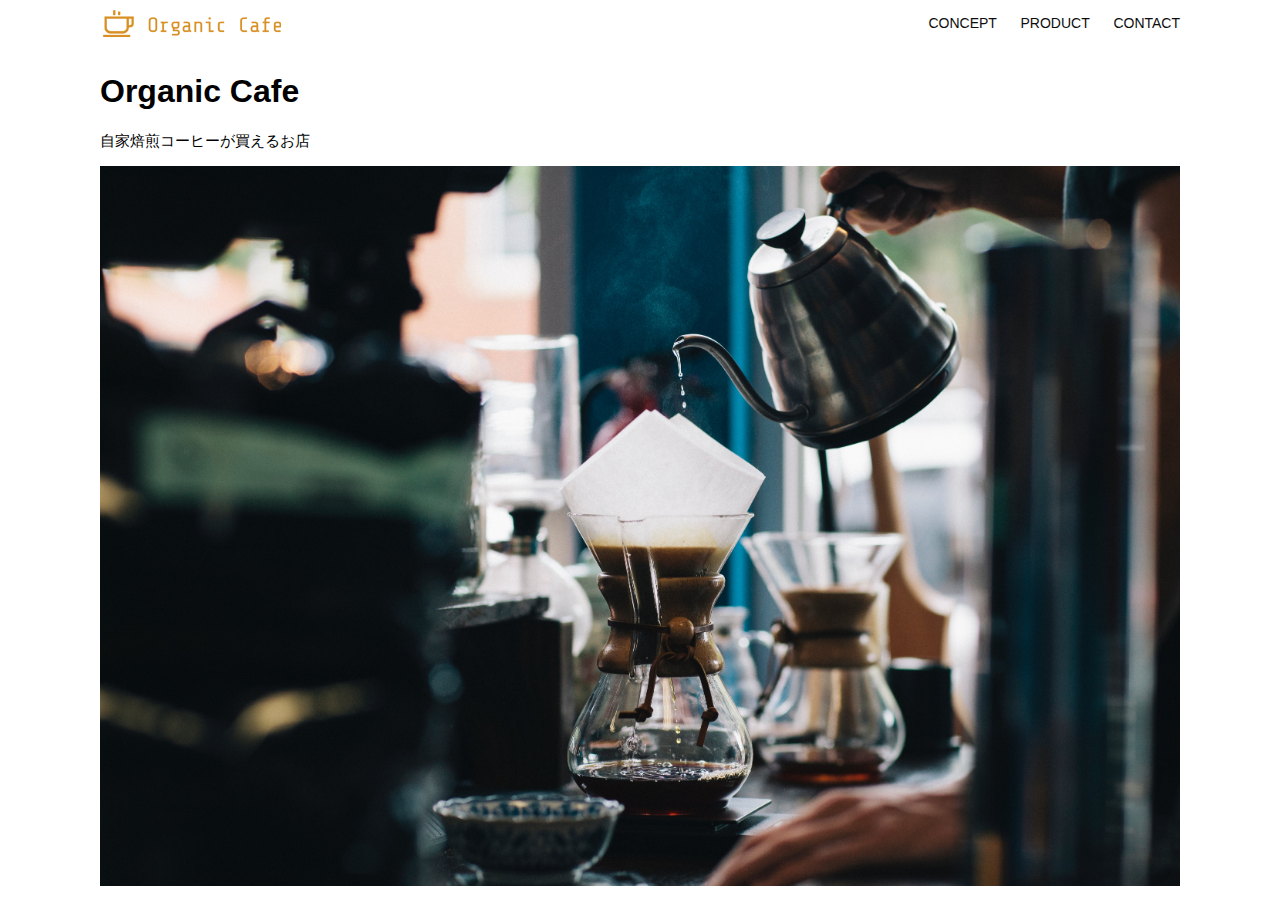
<file: html-css-kadai_013/index.html>
<!DOCTYPE html>
<html>
  <head>
    <title>Organic Cafe</title>
    <meta charset="UTF-8" />
    <meta name="description" content="自家焙煎のコーヒーがお家で楽しめるOrganic Cafe"/>
    <meta name="viewport" content="width=device-width, initial-scale=1.0" />
    <link rel="stylesheet" href="style.css" />
  </head>
  <body>
    <!-- ヘッダー -->
    <header>
      <!-- ロゴ -->
      <a href="index.html" id="logo"><img src="images/logo.png" alt="トップページに戻る"/></a>

      <!-- PC用ナビゲーション -->
      <nav id="nav-pc">
        <a href="index.html#concept">CONCEPT</a>
        <a href="index.html#product">PRODUCT</a>
        <a href="index.html#contact">CONTACT</a>
      </nav>

      <!-- SP用メニューボタン -->
      <!-- <button id="menu-sp" onclick="document.getElementById('nav-sp').style.display = 'block'"> -->
      <img id="menu-sp" onclick="document.getElementById('nav-sp').style.display = 'block'" src="images/button-menu.png" alt="ナビゲーションを開く">
      <!-- </button> -->



      <!-- SP用ナビゲーション -->
      <nav id="nav-sp">
        <img id="close" onclick="document.getElementById('nav-sp').style.display = 'none'" src="images/button-close.png" alt="ナビゲーションを閉じる">
          <a id="logo-sp" href="index.html" onclick="document.getElementById('nav-sp').style.display = 'none'"><img src="images/logo-sp.png" alt="トップページに戻る"></a>
          <a class="menu" href="index.html#concept" onclick="document.getElementById('nav-sp').style.display = 'none'">CONCEPT</a>
          <a class="menu" href="index.html#product" onclick="document.getElementById('nav-sp').style.display = 'none'">PRODUCT</a>
          <a class="menu" href="index.html#contact" onclick="document.getElementById('nav-sp').style.display = 'none'">CONTACT</a>
      </nav>

    </header>

    <main>
      <article>
        <!-- メインビジュアル -->
        <section id="main-visual">
          <div id="main-message">
            <h1>Organic Cafe</h1>
            <p>自家焙煎コーヒーが買えるお店</p>
          </div>
          <img src="images/main-image.jpg" alt="コーヒーをハンドドリップで淹れる画像"/>
        </section>
      </article>
    </main>
  </body>
</html>
</file>
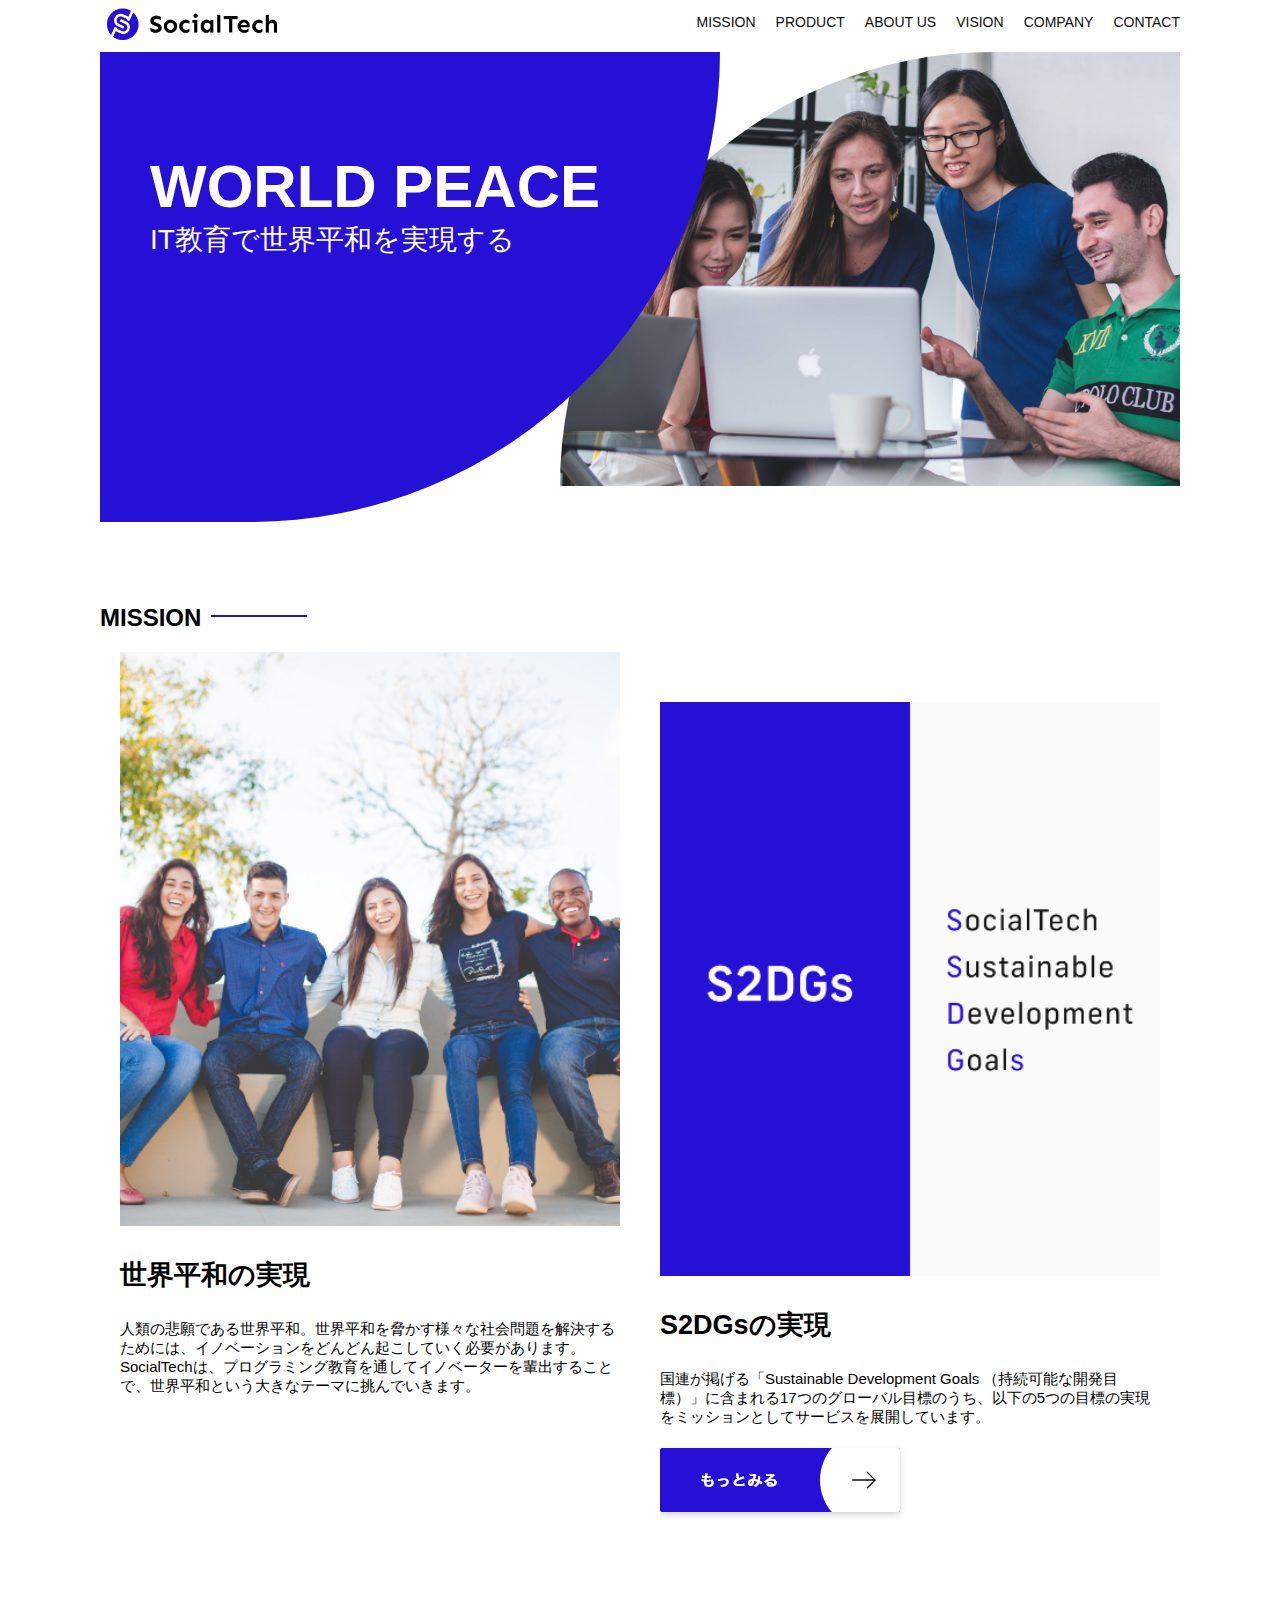
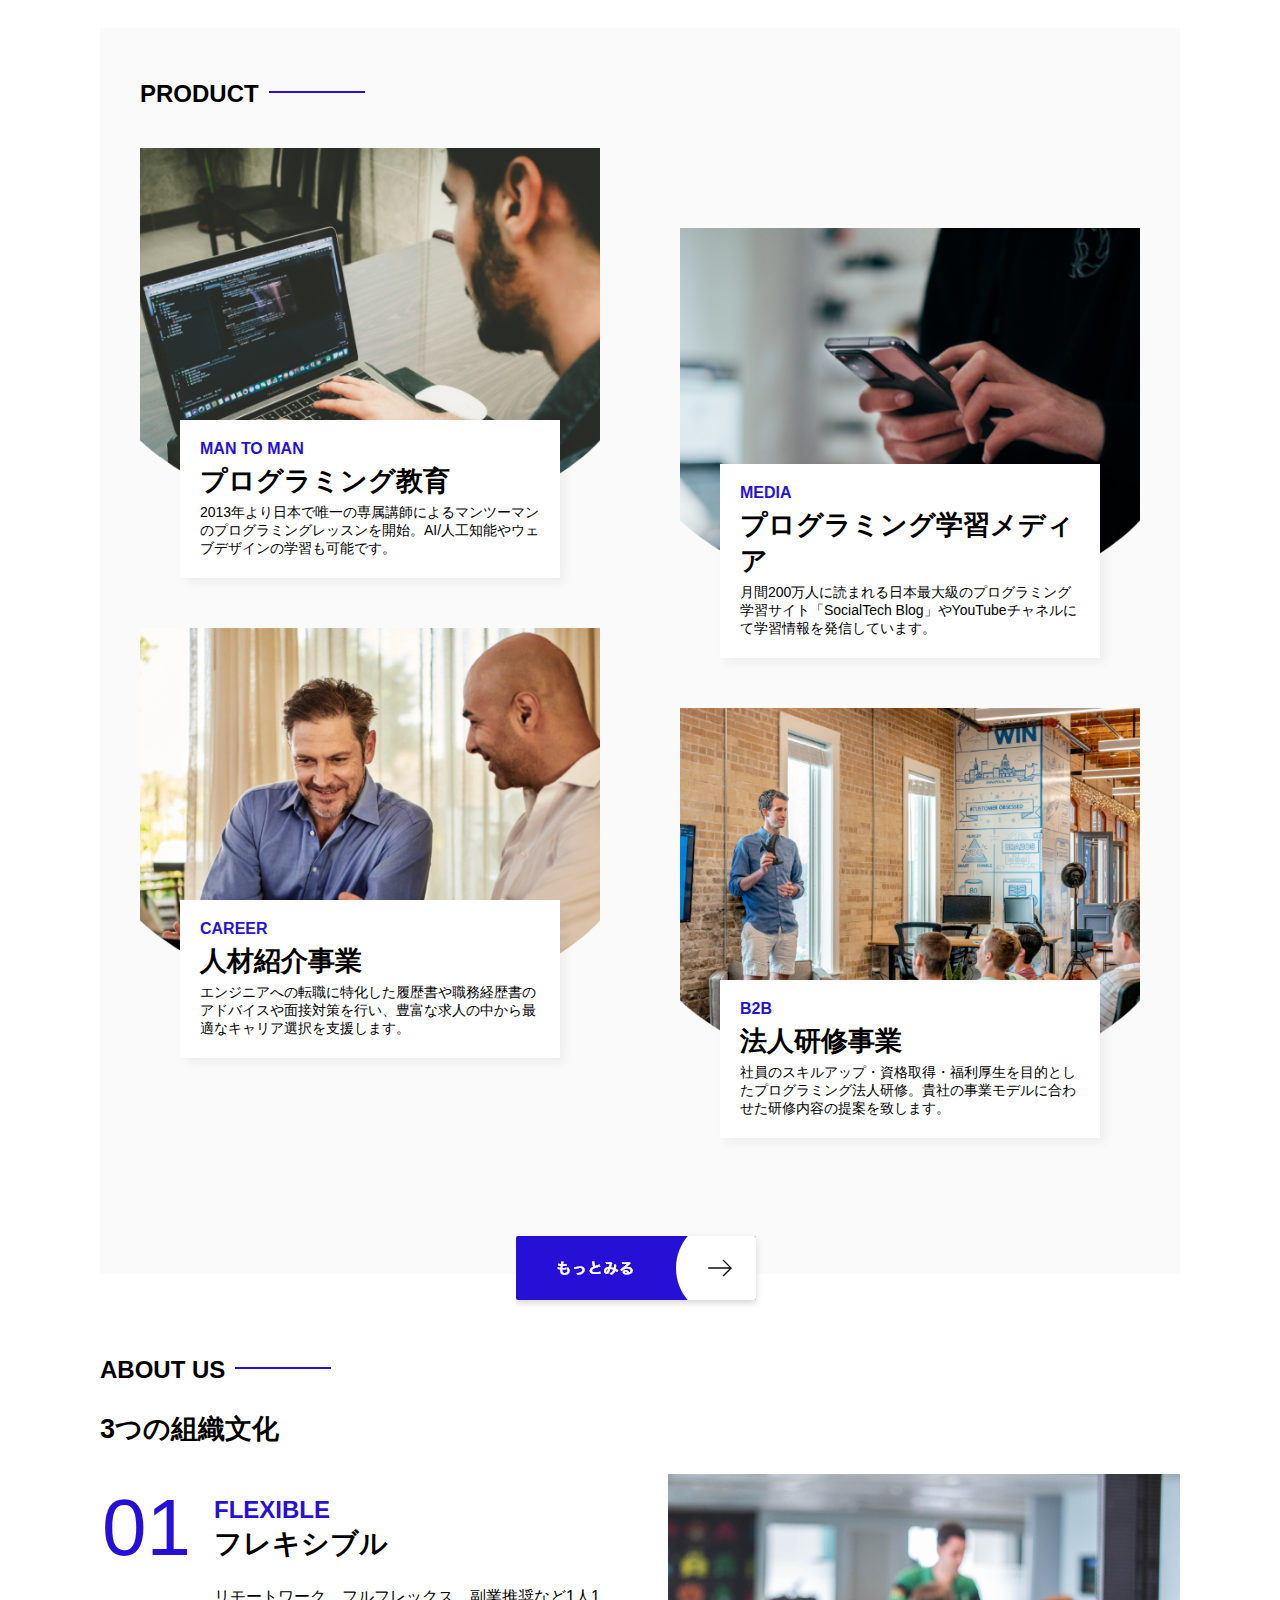
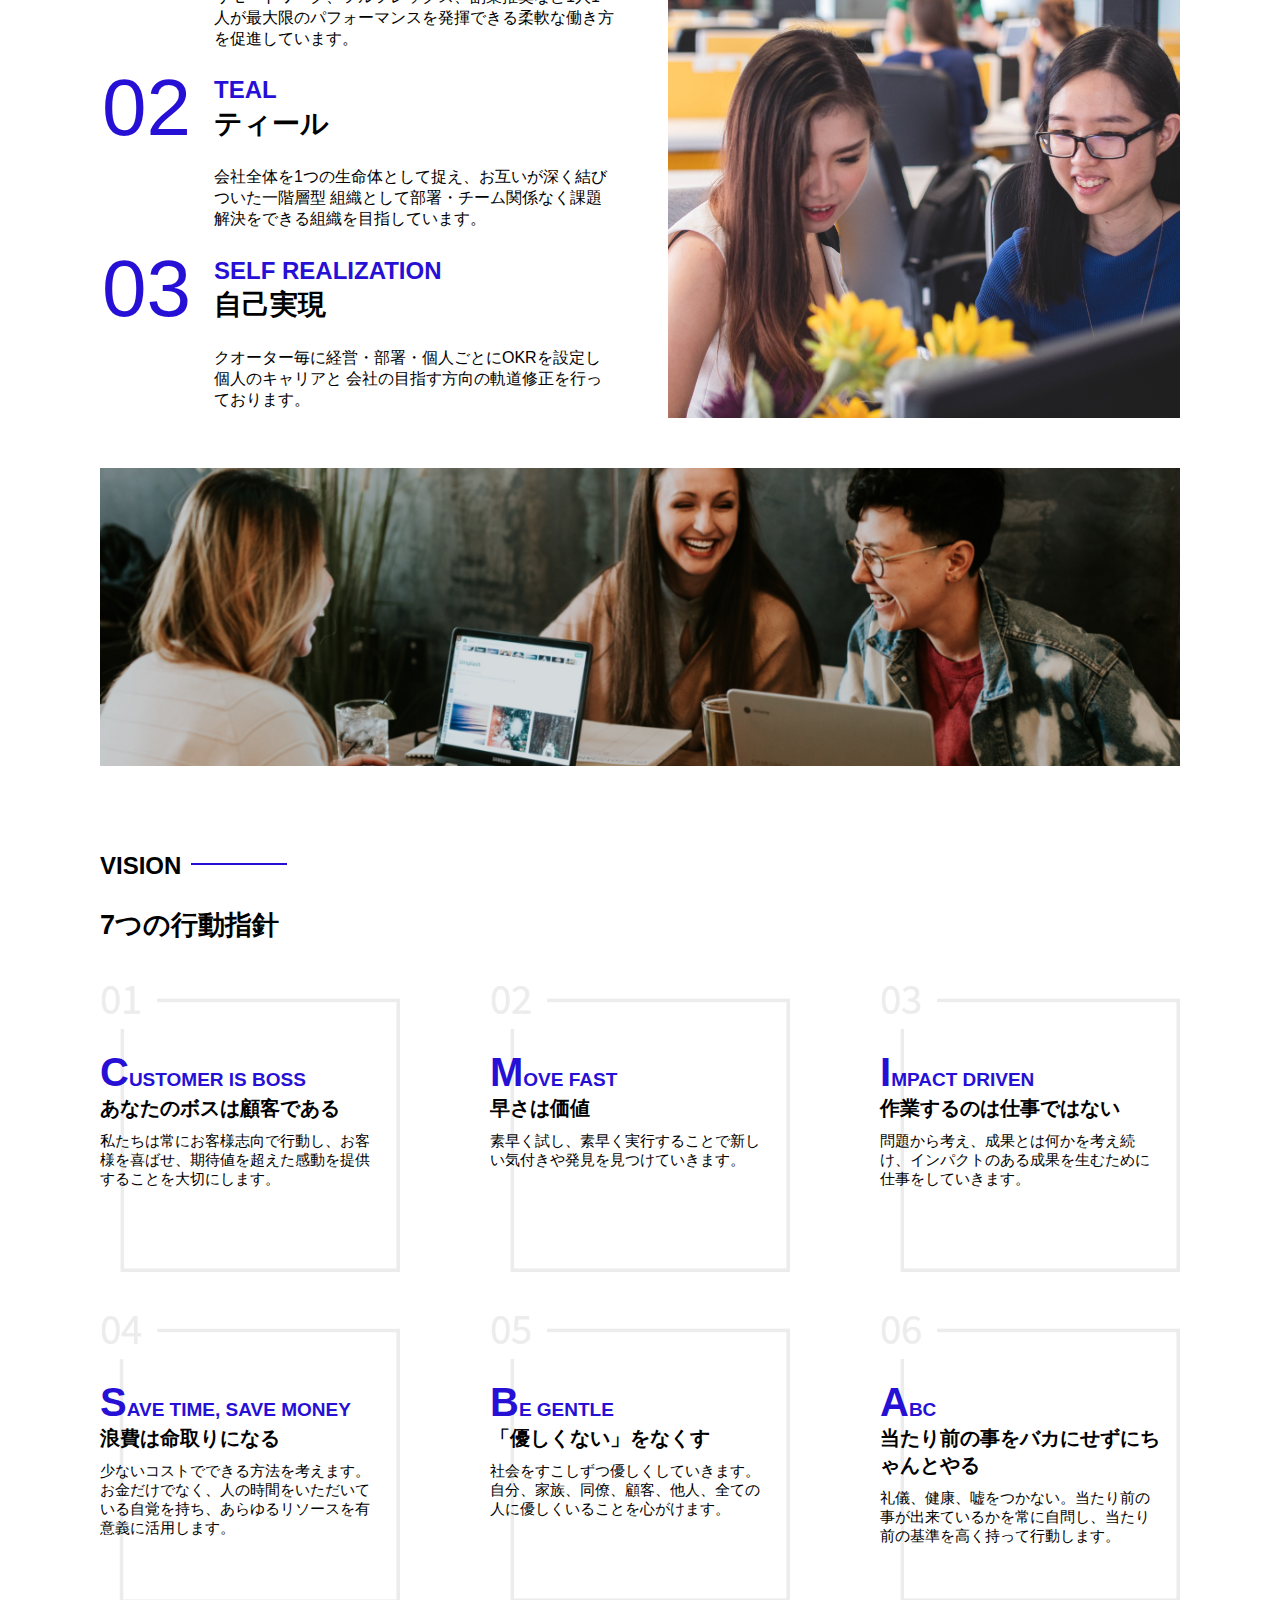
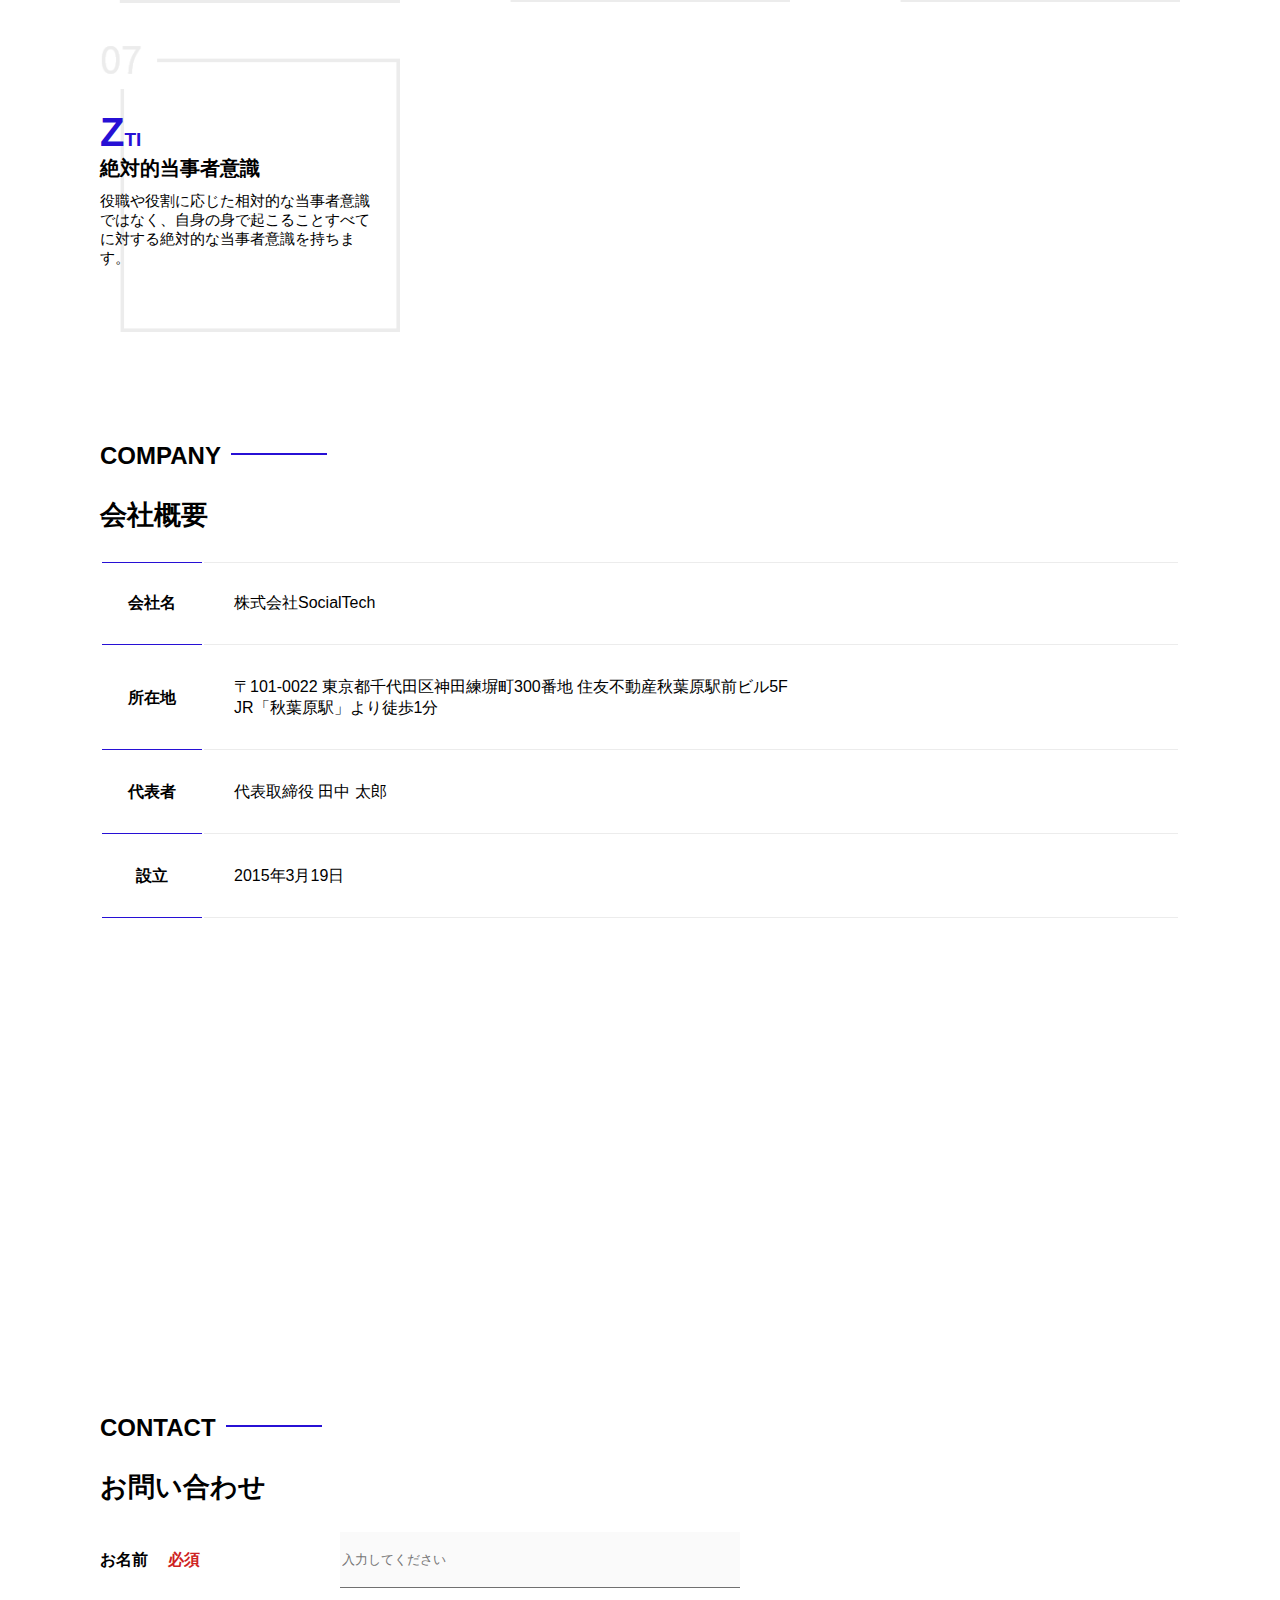
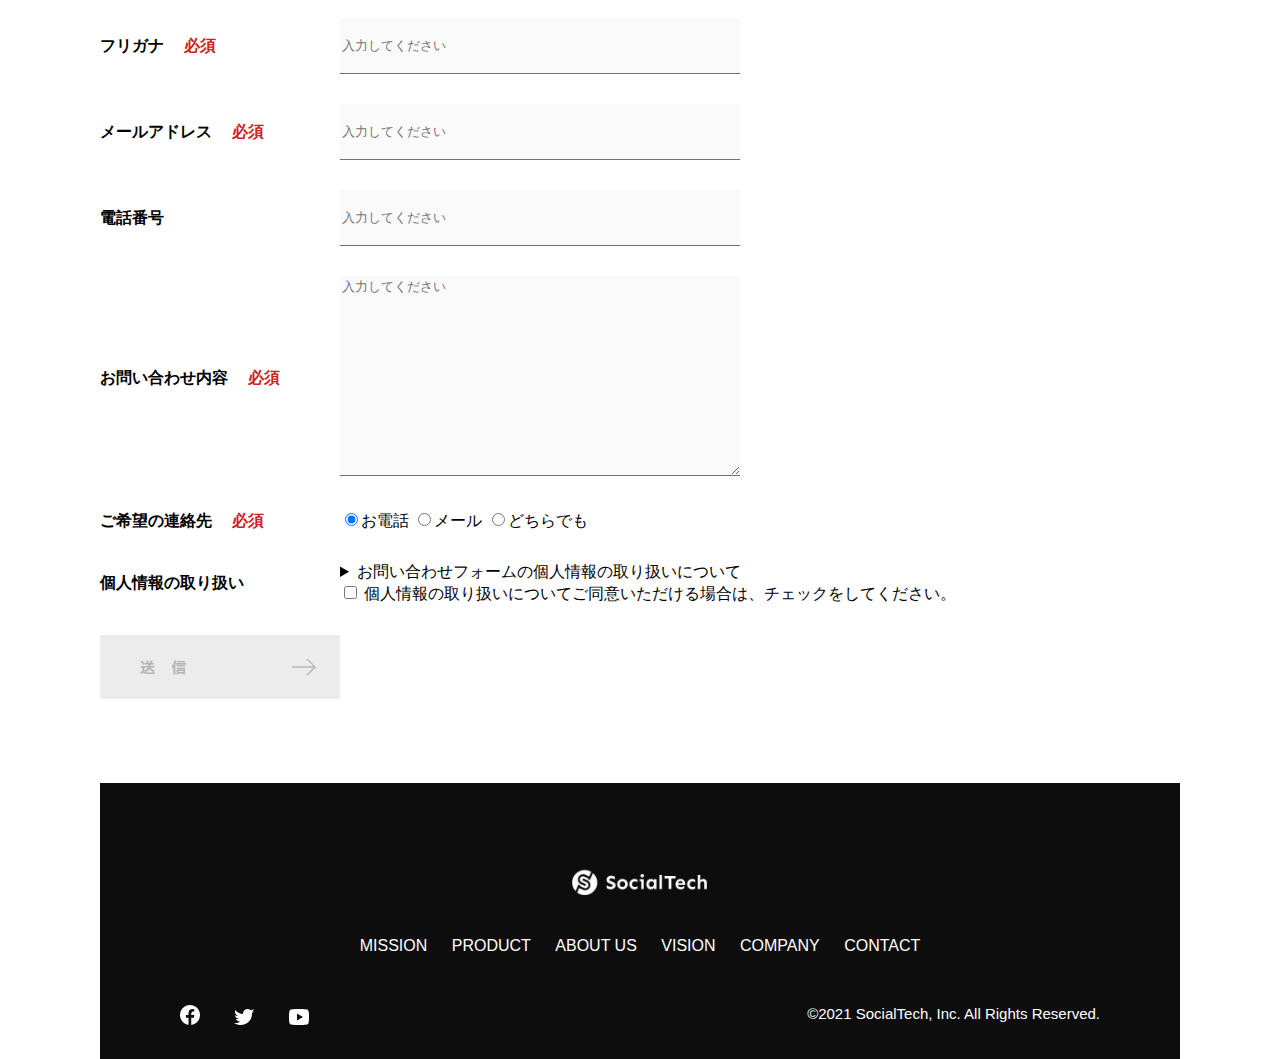
<file: kadai_tutorial_output/index.html>
<!DOCTYPE html>
<html>
    <head>
        <title>SocialTech</title>
        <meta charset="utf-8">
        <meta name="description" content="SocialTechはEdTech業界のリーディングカンパニーを目指します。">
        <meta name="viewport" content="width=device-width, initial-scale=1.0">
        <link rel="stylesheet" href="style.css">
    </head>
    <body>
        <!-- header -->
         <header>
            <!-- logo -->
            <a href="index.html" id="logo">
                <img src="images/logo.png" alt="トップページに戻る">
            </a>
            <!-- nav for pc -->
            <nav id="nav-pc">
                <ul>
                    <li><a href="mission.html">MISSION</a></li>
                    <li><a href="product.html">PRODUCT</a></li>
                    <li><a href="index.html#aboutus">ABOUT US</a></li>
                    <li><a href="index.html#vision">VISION</a></li>
                    <li><a href="index.html#company">COMPANY</a></li>
                    <li><a href="index.html#contact">CONTACT</a></li>
                </ul>
            </nav>
            <!-- menu for smartphones -->
            <button id="menu-sp" onclick="document.getElementById('nav-sp').style.display = 'block'">
                <img src="images/button-menu.png" alt="ナビゲーションを開く">
            </button>
            <!-- nav for smartphones -->
            <div id="nav-sp">
                <button id="close" onclick="document.getElementById('nav-sp').style.display = 'none'">
                    <img src="images/button-close.png" alt="ナビゲーションを閉じる">
                </button>
                <nav>
                    <ul>
                        <li>
                            <a id="logo-sp" href="index.html" onclick="document.getElementById('nav-sp').style.display = 'none'"><img src="images/logo-sp.png" alt="トップページに戻る"></a>
                        </li>
                        <li><a class="menu" href="mission.html" onclick="document.getElementById('nav-sp').style.display = 'none'">MISSION</a></li>
                        <li><a class="menu" href="product.html" onclick="document.getElementById('nav-sp').style.display = 'none'">PRODUCT</a></li>
                        <li><a class="menu" href="index.html#aboutus" onclick="document.getElementById('nav-sp').style.display = 'none'">ABOUT US</a></li>
                        <li><a class="menu" href="index.html#vision" onclick="document.getElementById('nav-sp').style.display = 'none'">VISION</a></li>
                        <li><a class="menu" href="index.html#company" onclick="document.getElementById('nav-sp').style.display = 'none'">COMPANY</a></li>
                        <li><a class="menu" href="index.html#contact" onclick="document.getElementById('nav-sp').style.display = 'none'">CONTACT</a></li>
                    </ul>
                </nav>
                <div id="sns">
                    <a href="https://www.facebook.com/sejuku2013">
                        <img src="images/button-facebook.png" alt="Facebookのリンク">
                    </a>
                    <a href="https://twitter.com/samuraijuku">
                        <img src="images/button-twitter.png" alt="Twitterのリンク">
                    </a>
                    <a href="https://www.youtube.com/channel/UCCFOQO5aDK0xXam4cUQXT8g">
                        <img src="images/button-youtube.png" alt="YouTubeのリンク">
                    </a>
                </div>
            </div>

        </header>
         <main>
            <article>
                <!-- main visuals -->
                <section id="main-visual">
                    <div id="main-message">
                        <h1>WORLD PEACE</h1>
                        <p>IT教育で世界平和を実現する</p>
                    </div>
                    <img src="images/index/index-main.png" alt="PCの周りに集まる多国籍の仲間たち">
                </section>
                <!-- mission-->
                <section id="mission">
                    <h2 class="index-h2">MISSION</h2>
                    <div id="mission-flex">
                        <div>
                            <img id="mission-photo" src="images/index/index-mission.png" alt="屋外のベンチで写真を撮影する多国籍の仲間たち">
                            <h3>世界平和の実現</h3>
                            <p>
                                人類の悲願である世界平和。世界平和を脅かす様々な社会問題を解決するためには、イノベーションをどんどん起こしていく必要があります。SocialTechは、プログラミング教育を通してイノベーターを輩出することで、世界平和という大きなテーマに挑んでいきます。
                            </p>

                        </div>
                        <div>
                            <img id="s2dgs" src="images/index/s2dgs.png" alt="S2DGs">
                            <h3>S2DGsの実現</h3>
                            <p>
                                国連が掲げる「Sustainable Development Goals （持続可能な開発目標）」に含まれる17つのグローバル目標のうち、以下の5つの目標の実現をミッションとしてサービスを展開しています。
                            </p>
                            <a href="mission.html">
                                <img src="images/button-more.png" alt="もっとみる">
                            </a>
                        </div>
                    </div>
                </section>
                <!-- product -->
                <section id="product">
                    <h2 class="index-h2">PRODUCT</h2>
                    <div class="product-flex">
                        <div id="product-left">
                            <div>
                                <img class="product-photo" src="images/index/index-mantoman.png" alt="PCでコードを書く男性">
                                <div class="product-explain">
                                    <span>MAN TO MAN</span>
                                    <h3>プログラミング教育</h3>
                                    <p>2013年より日本で唯一の専属講師によるマンツーマンのプログラミングレッスンを開始。AI/人工知能やウェブデザインの学習も可能です。</p>
                                </div>
                            </div>
                            <div>
                                <img class="product-photo" src="images/index/index-career.png" alt="笑顔で話し合う2人の男性">
                                <div class="product-explain">
                                    <span>CAREER</span>
                                    <h3>人材紹介事業</h3>
                                    <p>エンジニアへの転職に特化した履歴書や職務経歴書のアドバイスや面接対策を行い、豊富な求人の中から最適なキャリア選択を支援します。</p>
                                </div>
                            </div>
                        </div>
                        <div id="product-right">
                            <div>
                                <img class="product-photo" src="images/index/index-media.png" alt="スマートフォンを操作する人">
                                <div class="product-explain">
                                    <span>MEDIA</span>
                                    <h3>プログラミング学習メディア</h3>
                                    <p>月間200万人に読まれる日本最大級のプログラミング学習サイト「SocialTech Blog」やYouTubeチャネルにて学習情報を発信しています。</p>
                                </div>
                            </div>
                            <div>
                                <img class="product-photo" src="images/index/index-b2b.png" alt="講演中の男性とそれを聴く人々">
                                <div class="product-explain">
                                    <span>B2B</span>
                                    <h3>法人研修事業</h3>
                                    <p>社員のスキルアップ・資格取得・福利厚生を目的としたプログラミング法人研修。貴社の事業モデルに合わせた研修内容の提案を致します。</p>
                                </div>
                            </div>
                        </div>
                    </div>
                    <div id="product-more">
                        <a href="product.html">
                            <img src="images/button-more.png" alt="もっと見る">
                        </a>
                    </div>
                </section>
                <!-- aboutus -->
                <section id="aboutus">
                    <h2 class="index-h2">ABOUT US</h2>
                    <h3>3つの組織文化</h3>
                    <div>
                        <table class="culture-table">
                            <tr>
                                <td class="culture-num">01</td>
                                <th><span class="culture-en">FLEXIBLE</span><br>フレキシブル</th>
                            </tr>
                            <tr>
                                <td>
                                    <!-- emptycell -->
                                </td>
                                <td class="culture-description">リモートワーク、フルフレックス、副業推奨など1人1人が最大限のパフォーマンスを発揮できる柔軟な働き方を促進しています。</td>
                            </tr>
                            <tr>
                                <td class="culture-num">02</td>
                                <th><span class="culture-en">TEAL</span><br>ティール</th>
                            </tr>
                            <tr>
                                <td>
                                    <!-- emptycell -->
                                </td>
                                <td class="culture-description">会社全体を1つの生命体として捉え、お互いが深く結びついた一階層型 組織として部署・チーム関係なく課題解決をできる組織を目指しています。</td>
                            </tr>
                            <tr>
                                <td class="culture-num">03</td>
                                <th><span class="culture-en">SELF REALIZATION</span><br>自己実現</th>
                            </tr>
                            <tr>
                                <td>
                                    <!-- emptycell -->
                                </td>
                                <td class="culture-description">クオーター毎に経営・部署・個人ごとにOKRを設定し個人のキャリアと 会社の目指す方向の軌道修正を行っております。</td>
                            </tr>
                        </table>
                        <img class="culture-img" src="images/index/index-aboutus1.png" alt="笑顔で話し合う2人の女性">
                    </div>
                    <img class="culture-img2" src="images/index/index-aboutus2.png" alt="笑顔で話し合う3人の男女">
                </section>
                <!-- section -->
                <section id="vision">
                    <h2 class="index-h2">VISION</h2>
                    <h3>7つの行動指針</h3>
                    <div>
                        <div class="vision-box">
                            <img src="images/index/vision-01.png" alt="01">
                            <div>
                                <h4>CUSTOMER IS BOSS</h4>
                                <h5>あなたのボスは顧客である</h5>
                                <p>私たちは常にお客様志向で行動し、お客様を喜ばせ、期待値を超えた感動を提供することを大切にします。</p>
                            </div>
                        </div>
                        <div class="vision-box">
                            <img src="images/index/vision-02.png" alt="02">
                            <div>
                                <h4>MOVE FAST</h4>
                                <h5>早さは価値</h5>
                                <p>素早く試し、素早く実行することで新しい気付きや発見を見つけていきます。</p>
                            </div>
                        </div>
                        <div class="vision-box">
                            <img src="images/index/vision-03.png" alt="03">
                            <div>
                                <h4>IMPACT DRIVEN</h4>
                                <h5>作業するのは仕事ではない</h5>
                                <p>問題から考え、成果とは何かを考え続け、インパクトのある成果を生むために仕事をしていきます。</p>
                            </div>
                        </div>
                        <div class="vision-box">
                            <img src="images/index/vision-04.png" alt="04">
                            <div>
                                <h4>SAVE TIME, SAVE MONEY</h4>
                                <h5>浪費は命取りになる</h5>
                                <p>少ないコストでできる方法を考えます。お金だけでなく、人の時間をいただいている自覚を持ち、あらゆるリソースを有意義に活用します。</p>
                            </div>
                        </div>
                        <div class="vision-box">
                            <img src="images/index/vision-05.png" alt="05">
                            <div>
                                <h4>BE GENTLE</h4>
                                <h5>「優しくない」をなくす</h5>
                                <p>社会をすこしずつ優しくしていきます。自分、家族、同僚、顧客、他人、全ての人に優しくいることを心がけます。</p>
                            </div>
                        </div>
                        <div class="vision-box">
                            <img src="images/index/vision-06.png" alt="06">
                            <div>
                                <h4>ABC</h4>
                                <h5>当たり前の事をバカにせずにちゃんとやる</h5>
                                <p>礼儀、健康、嘘をつかない。当たり前の事が出来ているかを常に自問し、当たり前の基準を高く持って行動します。</p>
                            </div>
                        </div>
                        <div class="vision-box">
                            <img src="images/index/vision-07.png" alt="07">
                            <div>
                                <h4>ZTI</h4>
                                <h5>絶対的当事者意識</h5>
                                <p>役職や役割に応じた相対的な当事者意識ではなく、自身の身で起こることすべてに対する絶対的な当事者意識を持ちます。</p>
                            </div>
                        </div>
                    </div>
                </section>
                <!-- company -->
                <section id="company">
                    <h2 class="index-h2">COMPANY</h2>
                    <h3>会社概要</h3>
                    <table id="company-table">
                        <tr>
                            <th class="tableheader tableheader-first">会社名</th>
                            <td class="cell cell-first">株式会社SocialTech</td>
                        </tr>
                        <tr>
                            <th class="tableheader">所在地</th>
                            <td class="cell">〒101-0022 東京都千代田区神田練塀町300番地 住友不動産秋葉原駅前ビル5F<br>JR「秋葉原駅」より徒歩1分</td>
                        </tr>
                        <tr>
                            <th class="tableheader">代表者</th>
                            <td class="cell">代表取締役 田中 太郎</td>
                        </tr>
                        <tr>
                            <th class="tableheader">設立</th>
                            <td class="cell">2015年3月19日</td>
                        </tr>
                    </table>
                    <iframe src="https://www.google.com/maps/embed?pb=!1m18!1m12!1m3!1d3240.0688551336807!2d139.7720776771055!3d35.69992317258124!2m3!1f0!2f0!3f0!3m2!1i1024!2i768!4f13.1!3m3!1m2!1s0x60188fee13660e23%3A0x77137876edf742ac!2z5L2P5Y-L5LiN5YuV55Sj56eL6JGJ5Y6f6aeF5YmN44OT44Or!5e0!3m2!1sja!2sjp!4v1704858013291!5m2!1sja!2sjp" 
                    style="border: 0" allowfullscreen="" loading="lazy">
                    </iframe>
                </section>
                <!-- contactus -->
                <section id="contact">
                    <h2 class="index-h2">CONTACT</h2>
                    <h3>お問い合わせ</h3>
                    <form>
                        <div>
                            <div class="contact-heading">
                                <label class="contact-label">お名前<span class="contact-span">必須</span></label>
                            </div>
                            <div>
                                <input type="text" name="name" placeholder="入力してください" class="contact-textbox">
                            </div>
                        </div>
                        <div>
                            <div class="contact-heading">
                                <label class="contact-label">フリガナ<span class="contact-span">必須</span></label>
                            </div>
                            <div>
                                <input type="text" name="furigana" placeholder="入力してください" class="contact-textbox">
                            </div>
                        </div>
                        <div>
                            <div class="contact-heading">
                                <label class="contact-label">メールアドレス<span class="contact-span">必須</span></label>
                            </div>
                            <div>
                                <input type="text" name="email" placeholder="入力してください" class="contact-textbox">
                            </div>
                        </div>
                        <div>
                            <div class="contact-heading">
                                <label class="contact-label">電話番号</label>
                            </div>
                            <div>
                                <input type="text" name="tel" placeholder="入力してください" class="contact-textbox">
                            </div>
                        </div>
                        <div>
                            <div class="contact-heading">
                                <label class="contact-label">お問い合わせ内容<span class="contact-span">必須</span></label>
                            </div>
                            <div>
                                <textarea class="contact-textarea" placeholder="入力してください" name="message"></textarea>
                            </div>
                        </div>
                        <div>
                            <div class="contact-heading">
                                <label class="contact-label">ご希望の連絡先<span class="contact-span">必須</span></label>
                            </div>
                            <div>
                                <input class="radiobutton" type="radio" value="tel" name="contact" checked><label>お電話</label>
                                <input class="radiobutton" type="radio" value="mail" name="contact"><label>メール</label>
                                <input class="radiobutton" type="radio" value="both" name="contact"><label>どちらでも</label>                                
                            </div>
                        </div>
                        <div>
                            <div class="contact-heading">
                                <label class="contact-label">個人情報の取り扱い</label>
                            </div>
                            <div>
                                <details>
                                    <summary>お問い合わせフォームの個人情報の取り扱いについて</summary>
                                    <div>
                                        <dl>
                                            <dt>１．組織の名称又は氏名</dt>
                                            <dd>株式会社SocialTech</dd>
                                            <dt>２．個人情報保護管理者（若しくはその代理人）の氏名又は職名、所属及び連絡先</dt>
                                            <dd>
                                                <p>鈴木 一郎 コーポレート部</p>
                                                <p>メールアドレス：samurai@example.com</p>
                                                <p>TEL：03-1234-5678</p>
                                            </dd>
                                            <dt>３．個人情報の利用目的</dt>
                                            <dd>
                                                <ul>
                                                    <li>本サービス及び本サービスに関連する情報の提供又はそれらに関する連絡のため</li>
                                                    <li>ユーザーの本人確認のため</li>
                                                    <li>当社サービスのご案内のため</li>
                                                    <li>当社の商品等の広告または宣伝（電子メールによるものを含むものとします。）</li>
                                                </ul>
                                            </dd>
                                            <dt>４．個人情報の取り扱い業務の委託</dt>
                                            <dd>個人情報の取扱業務の全部または一部を外部に業務委託する場合があります。その際、弊社は、個人情報を適切に保護できる管理体制を敷き実行していることを条件として委託先を厳選したうえで、機密保持契約を委託先と締結し、お客様の個人情報を厳密に管理させます。</dd>
                                            <dt>５．個人情報の開示等の請求</dt>
                                            <dd>
                                                お客様は、弊社に対してご自身の個人情報の開示等（利用目的の通知、開示、内容の訂正・追加・削除、利用の停止または消去、第三者への提供の停止）に関して、当社問合わせ窓口に申し出ることができます。<br>
                                                その際、弊社はお客様ご本人を確認させていただいたうえで、合理的な期間内に対応いたします。<br>
                                                なお、個人情報に関する弊社問合わせ先は、次の通りです。
                                            </dd>
                                            <dd>
                                                <p>株式会社SocialTech　個人情報問合せ窓口</p>
                                                <p>〒150-0043　東京都千代田区神田練塀町300番地 住友不動産秋葉原駅前ビル5F</p>
                                                <p>メールアドレス：samurai@example.com　TEL：03-1234-5678</p>
                                            </dd>
                                            <dt>６．個人情報を提供されることの任意性について</dt>
                                            <dd>お客様がご自身の個人情報を弊社に提供されるか否かは、お客様のご判断によりますが、もしご提供されない場合には、適切なサービスが提供できない場合がありますので予めご了承ください。</dd>
                                        </dl>
                                    </div>
                                </details>
                                <input type="checkbox" name="agree">
                                <span>個人情報の取り扱いについてご同意いただける場合は、チェックをしてください。</span>
                            </div>
                        </div>
                        <input type="image" src="images/button-submit.png" alt="送信する">
                    </form>
                </section>
            </article>
         </main>
         <footer>
            <div id="footer-logo">
                <img src="images/logo-sp.png" alt="SocialTech">
            </div>
            <div id="footer-link">
                <a href="mission.html">MISSION</a>
                <a href="product.html">PRODUCT</a>
                <a href="index.html#aboutus">ABOUT US</a>
                <a href="index.html#vision">VISION</a>
                <a href="index.html#company">COMPANY</a>
                <a href="index.html#contact">CONTACT</a>
            </div>
            <div id="sns-footer">
                <div class="sns-btns">
                    <a href="https://www.facebook.com/sejuku2013"><img src="images/button-facebook.png" alt="Facebookのリンク"></a>
                    <a href="https://twitter.com/samuraijuku"><img src="images/button-twitter.png" alt="Twitterのリンク"></a>
                    <a href="https://www.youtube.com/channel/UCCFOQO5aDK0xXam4cUQXT8g"><img src="images/button-youtube.png" alt="YouTubeのリンク"></a>
                </div>
                <p id="copyright">&copy;2021 SocialTech, Inc. All Rights Reserved.</p>
            </div>
         </footer>

    </body>
</html>
</file>
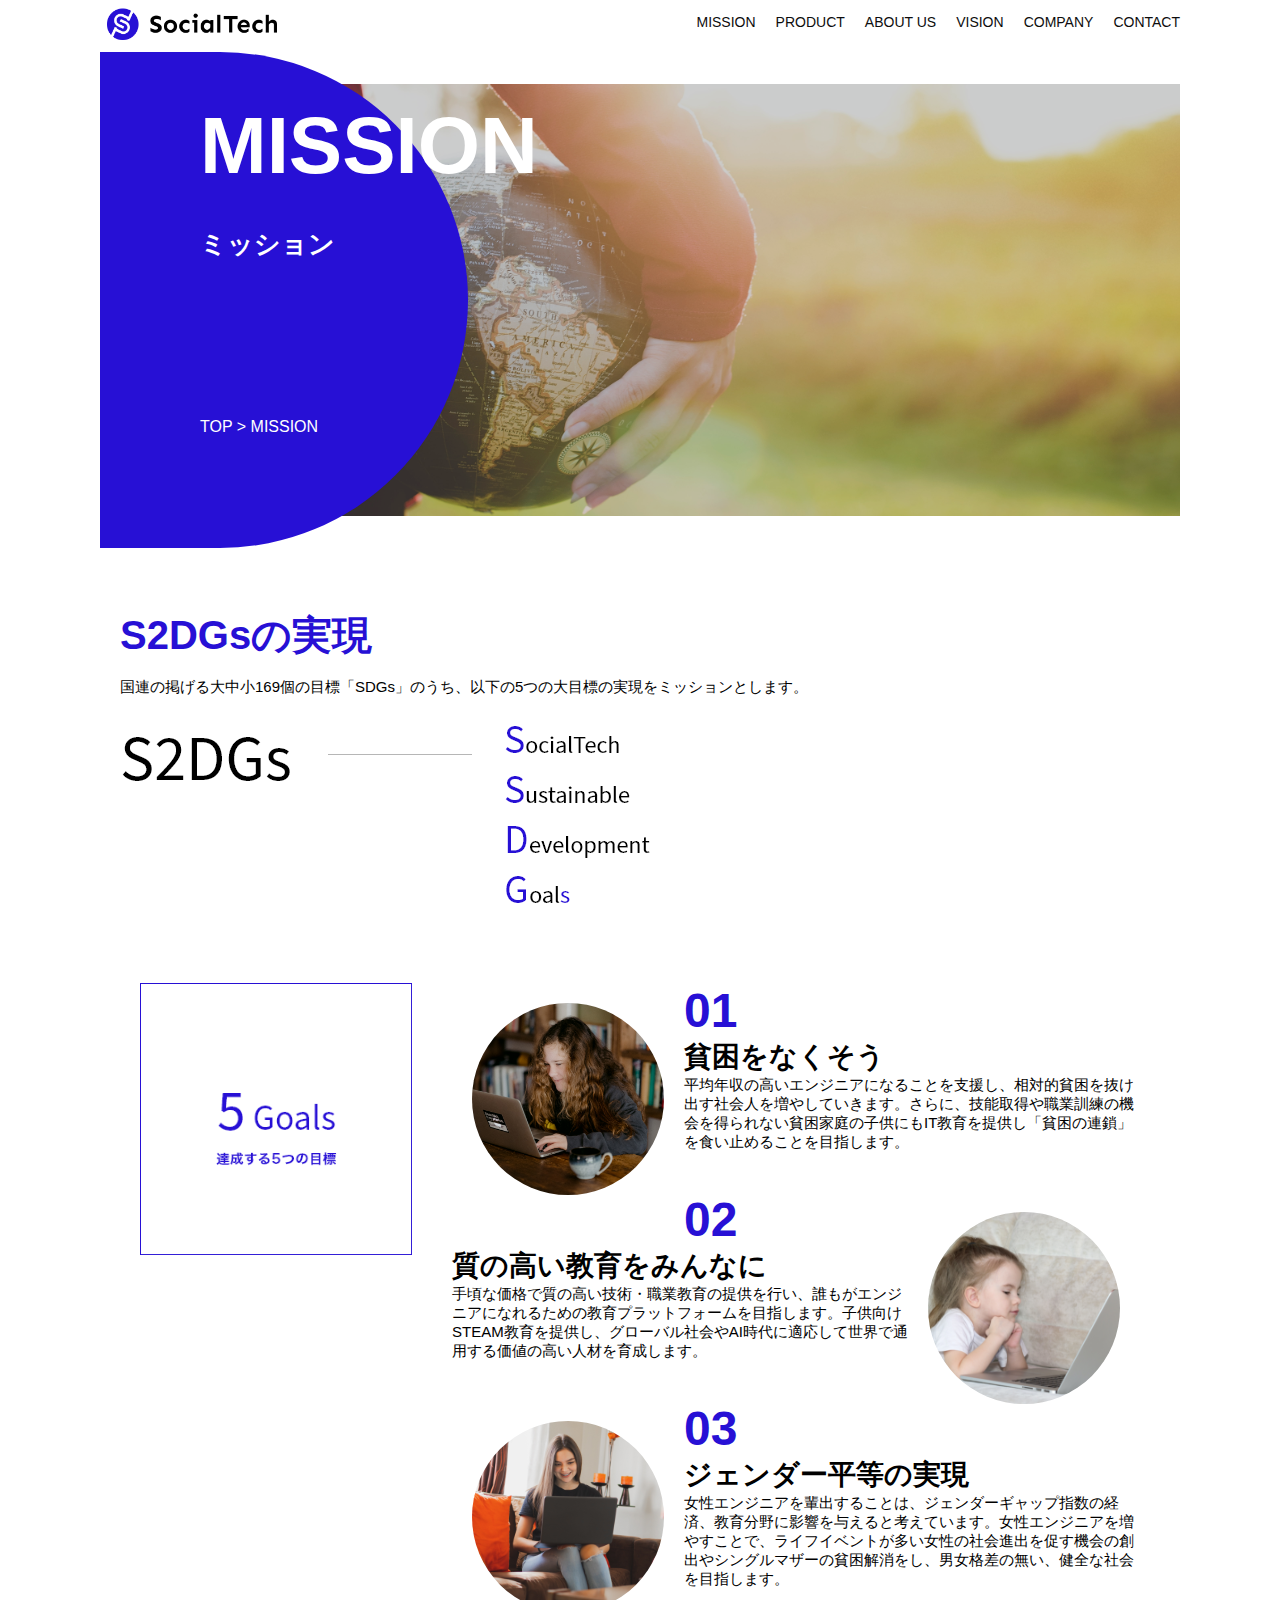
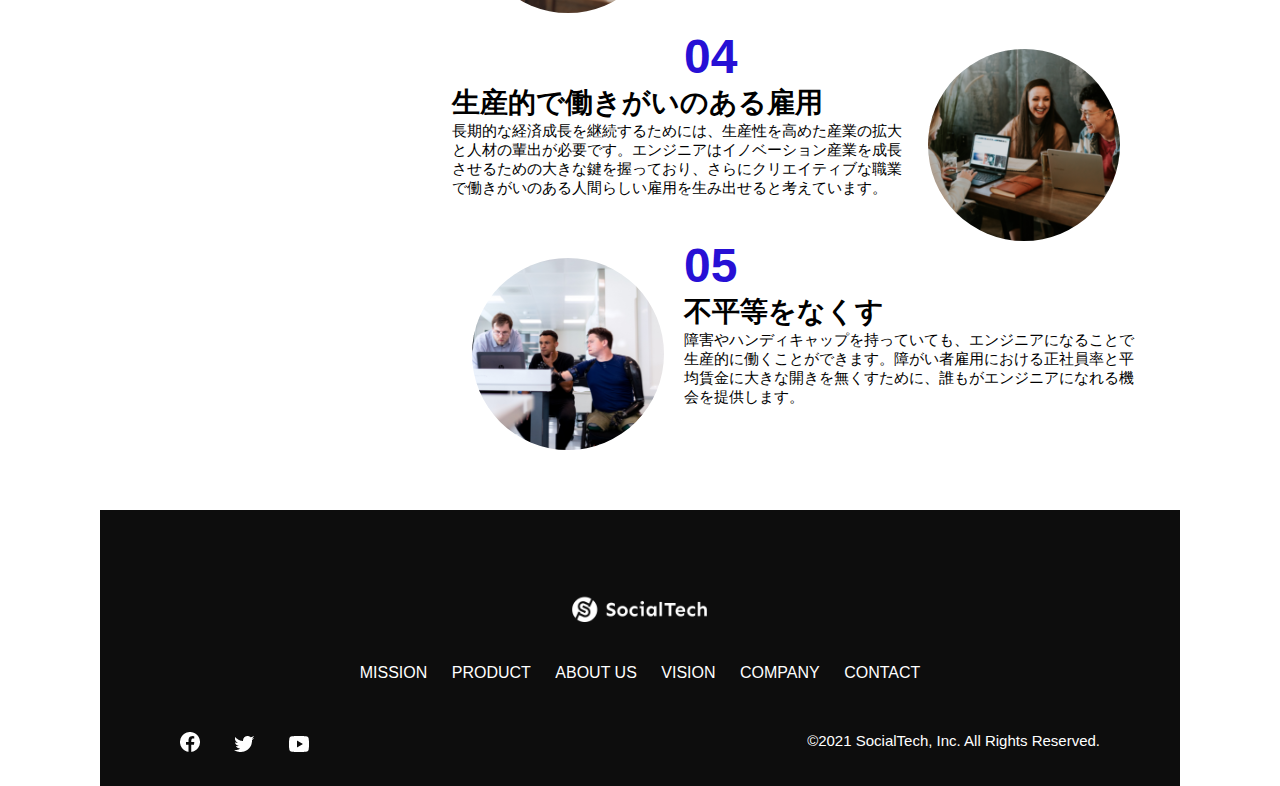
<file: kadai_tutorial_output/mission.html>
<!DOCTYPE html>
<html>
    <head>
        <title>SocialTech - Mission ミッション</title>
        <meta charset="utf-8">
        <meta name="description" content="SocialTechが目指す5つの目標（S2DGs）を紹介します">
        <meta name="viewport" content="width=device-width" initial-scale=1.0>
        <link rel="stylesheet" href="style.css">
    </head>

    <body>
        <!-- header -->
        <header>
            <!-- logo -->
            <a href="index.html" id="logo">
                <img src="images/logo.png" alt="トップページに戻る">
            </a>
            <!-- nav for PC -->
            <nav id="nav-pc">
                <ul>
                    <li><a href="mission.html">MISSION</a></li>
                    <li><a href="product.html">PRODUCT</a></li>
                    <li><a href="index.html#aboutus">ABOUT US</a></li>
                    <li><a href="index.html#vision">VISION</a></li>
                    <li><a href="index.html#company">COMPANY</a></li>
                    <li><a href="index.html#contact">CONTACT</a></li>
                </ul>
            </nav>
            <!-- menubutton for sp -->
            <button id="menu-sp" onclick="document.getElementById('nav-sp').style.display = 'block'">
                <img src="images/button-menu.png" alt="ナビゲーションを開く">
            </button>
            <div id="nav-sp">
                <button id="close" onclick="document.getElementById('nav-sp').style.display = none">
                    <img src="images/button-close.png" alt="ナビゲーションを閉じる">
                </button>

                <nav>
                    <ul>
                        <li>
                            <a id="logo-sp" href="index.html" onclick="document.getElementById('nav-sp').style.display = 'none'"><img src="images/logo-sp.png" alt="トップページに戻る"></a>
                        </li>
                        <li><a class="menu" href="mission.html" onclick="document.getElementById('nav-sp').style.display = 'none'">MISSION</a></li>
                        <li><a class="menu" href="product.html" onclick="document.getElementById('nav-sp').style.display = 'none'">PRODUCT</a></li>
                        <li><a class="menu" href="index.html#aboutus" onclick="document.getElementById('nav-sp').style.display = 'none'">ABOUT US</a></li>
                        <li><a class="menu" href="index.html#vision" onclick="document.getElementById('nav-sp').style.display = 'none'">VISION</a></li>
                        <li><a class="menu" href="index.html#company" onclick="document.getElementById('nav-sp').style.display = 'none'">COMPANY</a></li>
                        <li><a class="menu" href="index.html#contact" onclick="document.getElementById('nav-sp').style.display = 'none'">CONTACT</a></li>
                    </ul>
                </nav>
                <div id="sns">
                    <a href="https://www.facebook.com/sejuku2013">
                        <img src="images/button-facebook.png" alt="Facebookのリンク">
                    </a>
                    <a href="https://twitter.com/samuraijuku">
                        <img src="images/button-twitter.png" alt="Twitterのリンク">
                    </a>
                    <a href="https://www.youtube.com/channel/UCCF0Q05aDK0xXam4cUQXT8g">
                        <img src="images/button-youtube.png" alt="YouTubeのリンク">
                    </a>
                </div>
            </div>
        </header>
        <main>
            <article>
                <section id="mission-main">
                    <div class="mission-main-inner">
                        <div id="mission-title">
                            <h1>MISSION<br><span>ミッション</span></h1>
                            <p>TOP > MISSION</p>
                        </div>
                    </div>
                </section>
                <section id="mission-s2dgs">
                    <h2 class="mission-h2">S2DGsの実現</h2>
                    <p>国連の掲げる大中小169個の目標「SDGs」のうち、以下の5つの大目標の実現をミッションとします。</p>
                    <img src="images/mission/mission-s2dgs.png" alt="S2DGs">
                </section>
                <section id="mission-five-goals">
                    <div class="five-goals-image">
                        <img src="images/mission/mission-5goals.png" alt="5Goals">
                    </div>
                    <div class="five-goals-read">
                        <div>
                            <img class="fivegoals-image-left" src="images/mission/mission-5goals01.png" alt="PCを操作する女の子">
                            <span class="fivegoals-number">01</span>
                            <h3 class="fivegoals-h3">貧困をなくそう</h3>
                            <p class="fivegoals-p">平均年収の高いエンジニアになることを支援し、相対的貧困を抜け出す社会人を増やしていきます。さらに、技能取得や職業訓練の機会を得られない貧困家庭の子供にもIT教育を提供し「貧困の連鎖」を食い止めることを目指します。</p>
                        </div>
                        <div>
                            <img class="fivegoals-image-right" src="images/mission/mission-5goals02.png" alt="PCを見つめる小さい女の子">
                            <span class="fivegoals-number">02</span>
                            <h3 class="fivegoals-h3">質の高い教育をみんなに</h3>
                            <p class="fivegoals-p">手頃な価格で質の高い技術・職業教育の提供を行い、誰もがエンジニアになれるための教育プラットフォームを目指します。子供向けSTEAM教育を提供し、グローバル社会やAI時代に適応して世界で通用する価値の高い人材を育成します。</p>
                        </div>
                        <div>
                            <img class="fivegoals-image-left" src="images/mission/mission-5goals03.png" alt="PCを操作する女性">
                            <span class="fivegoals-number">03</span>
                            <h3 class="fivegoals-h3">ジェンダー平等の実現</h3>
                            <p class="fivegoals-p">女性エンジニアを輩出することは、ジェンダーギャップ指数の経済、教育分野に影響を与えると考えています。女性エンジニアを増やすことで、ライフイベントが多い女性の社会進出を促す機会の創出やシングルマザーの貧困解消をし、男女格差の無い、健全な社会を目指します。</p>
                        </div>
                        <div>
                            <img class="fivegoals-image-right" src="images/mission/mission-5goals04.png" alt="笑顔で話し合う3人の男女">
                            <span class="fivegoals-number">04</span>
                            <h3 class="fivegoals-h3">生産的で働きがいのある雇用</h3>
                            <p class="fivegoals-p">長期的な経済成長を継続するためには、生産性を高めた産業の拡大と人材の輩出が必要です。エンジニアはイノベーション産業を成長させるための大きな鍵を握っており、さらにクリエイティブな職業で働きがいのある人間らしい雇用を生み出せると考えています。</p>
                        </div>
                        <div>
                            <img class="fivegoals-image-left" src="images/mission/mission-5goals05.png" alt="障害を持つ男性が生き生きと働く様子">
                            <span class="fivegoals-number">05</span>
                            <h3 class="fivegoals-h3">不平等をなくす</h3>
                            <p class="fivegoals-p">障害やハンディキャップを持っていても、エンジニアになることで生産的に働くことができます。障がい者雇用における正社員率と平均賃金に大きな開きを無くすために、誰もがエンジニアになれる機会を提供します。</p>
                        </div>
    
                    </div>
                </section>

            </article>
        </main>
        <footer>
            <div id="footer-logo">
                <img src="images/logo-sp.png" alt="SocialTech">
            </div>
            <div id="footer-link">
                <a href="mission.html">MISSION</a>
                <a href="product.html">PRODUCT</a>
                <a href="index.html#aboutus">ABOUT US</a>
                <a href="index.html#vision">VISION</a>
                <a href="index.html#company">COMPANY</a>
                <a href="index.html#contact">CONTACT</a>
            </div>
            <div id="sns-footer">
                <div class="sns-btns">
                    <a href="https://www.facebook.com/sejuku2013"><img src="images/button-facebook.png" alt="Facebookのリンク"></a>
                    <a href="https://twitter.com/samuraijuku"><img src="images/button-twitter.png" alt="Twitterのリンク"></a>
                    <a href="https://www.youtube.com/channel/UCCF0Q05aDK0xXam4cUQXT8g"><img src="images/button-youtube.png" alt="YouTubeのリンク"></a>
                </div>
                <p id="copyright">&copy;2021 SocialTech, Inc. All Rights Reserved.</p>
            </div>
        </footer>
    </body>
</html>
</file>
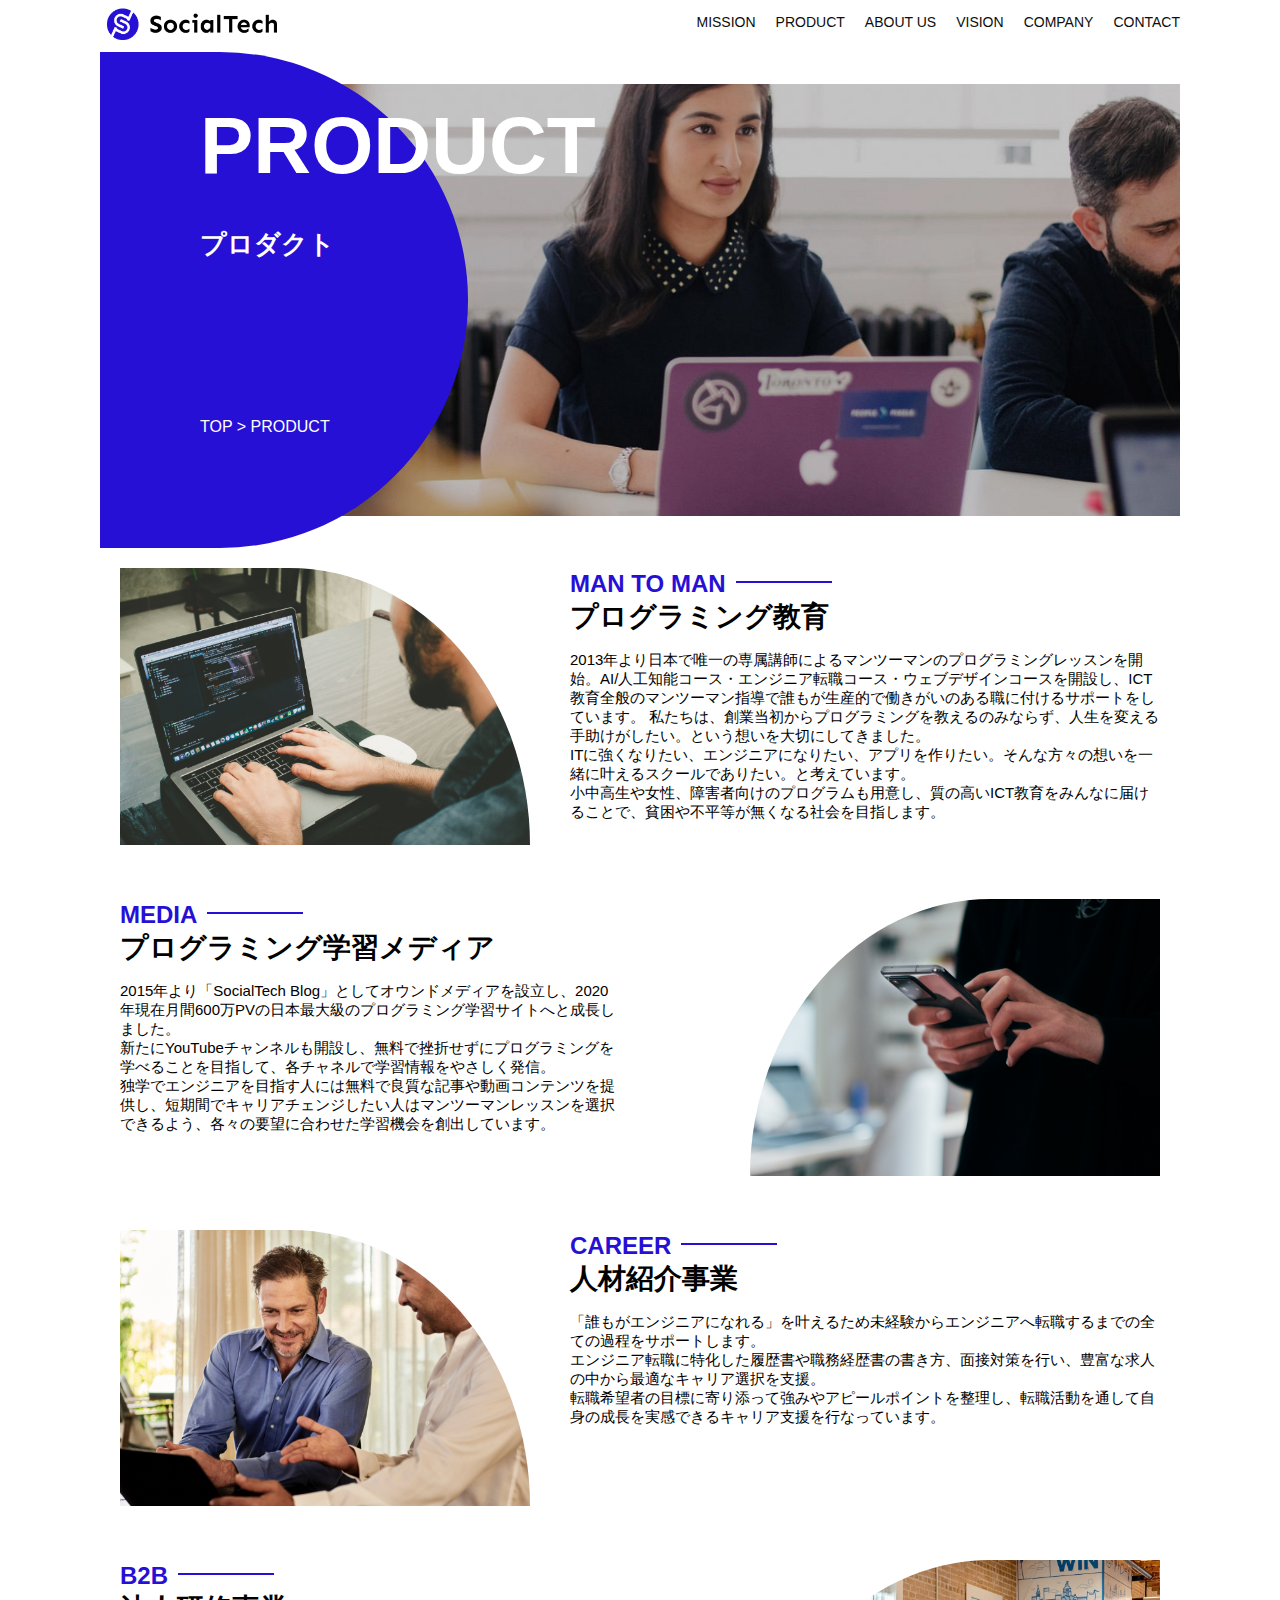
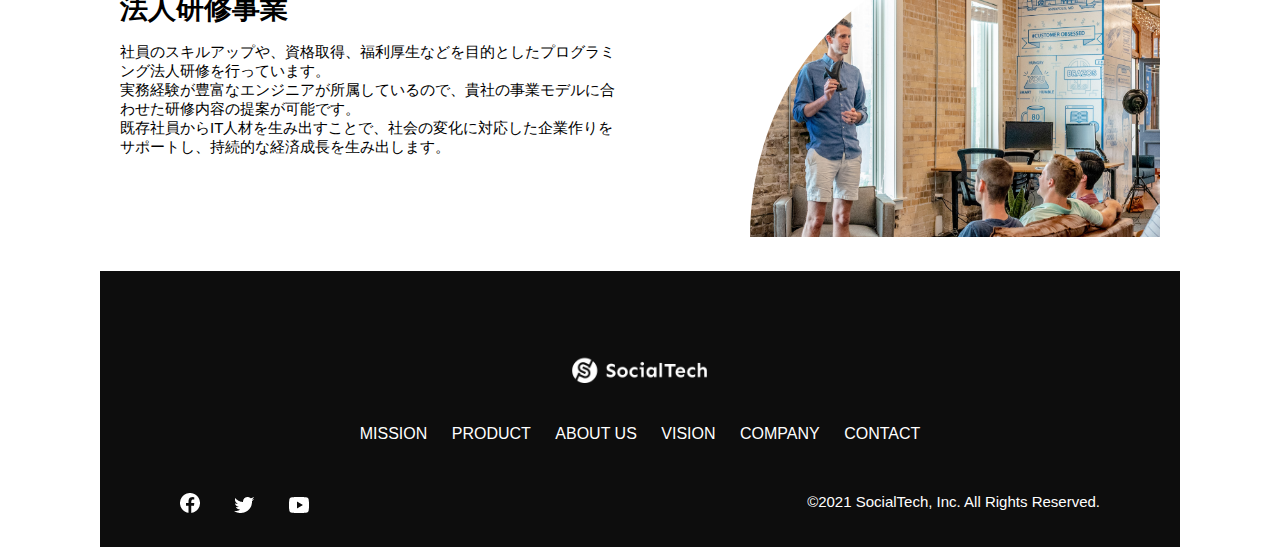
<file: kadai_tutorial_output/product.html>
<!DOCTYPE html>
<html>
    <head>
        <title>SocialTech -PRODUCT プロダクト-</title>
        <meta charset="utf-8">
        <meta name="description" content="SocialTechの4つのプロダクトを紹介します">
        <meta name="viewport" content="width=device-width, initial-scale = 1.0">
        <link rel="stylesheet" href="style.css">    
    </head>
    <body>
        <!-- header -->
        <header>
            <!-- logo -->
            <a href="index.html" id="logo">
                <img src="images/logo.png" alt="トップページに戻る">
            </a>
            <!-- nav for PC -->
            <nav id="nav-pc">
                <ul>
                    <li><a href="mission.html">MISSION</a></li>
                    <li><a href="product.html">PRODUCT</a></li>
                    <li><a href="index.html#aboutus">ABOUT US</a></li>
                    <li><a href="index.html#vision">VISION</a></li>
                    <li><a href="index.html#company">COMPANY</a></li>
                    <li><a href="index.html#contact">CONTACT</a></li>                    
                </ul>
            </nav>
            <!-- menu button for SP -->
            <button id="menu-sp" onclick="document.getElementById('nav-sp').style.display = 'block'">
                <img src="images/button-menu.png" alt="ナビゲーションを開く">
            </button>
            <!-- nav for SP -->
            <div id="nav-sp">
                <button id="close" onclick="document.getElementById('nav-sp').style.display = 'none'">
                    <img src="images/button-close.png" alt="ナビゲーションを閉じる">
                </button>
                <nav>
                    <ul>
                        <li>
                            <a id="logo-sp" href="index.html" onclick="document.getElementById('nav-sp').style.display = 'none'"><img src="images/logo-sp.png" alt="トップページに戻る"></a>
                        </li>
                        <li><a class="menu" href="mission.html" onclick="document.getElementById('nav-sp').style.display = 'none'">MISSION</a></li>
                        <li><a class="menu" href="product.html" onclick="document.getElementById('nav-sp').style.display = 'none'">PRODUCT</a></li>
                        <li><a class="menu" href="index.html#aboutus" onclick="document.getElementById('nav-sp').style.display = 'none'">ABOUT US</a></li>
                        <li><a class="menu" href="index.html#vision" onclick="document.getElementById('nav-sp').style.display = 'none'">VISION</a></li>
                        <li><a class="menu" href="index.html#company" onclick="document.getElementById('nav-sp').style.display = 'none'">COMPANY</a></li>
                        <li><a class="menu" href="index.html#contact" onclick="document.getElementById('nav-sp').style.display = 'none'">CONTACT</a></li>
                    </ul>
                </nav>
                <div id="sns">
                    <a href="https://www.facebook.com/sejuku2013">
                        <img src="images/button-facebook.png" alt="Facebookのリンク">
                    </a>
                    <a href="https://twitter.com/samuraijuku">
                        <img src="images/button-twitter.png" alt="Twitterのリンク">
                    </a>
                    <a href="https://www.youtube.com/channel/UCCF0Q05aDK0xXam4cUQXT8g">
                        <img src="images/button-youtube.png" alt="YouTubeのリンク">
                    </a>
                </div>
            </div>

        </header>
        <main>
            <article>
                <section id="product-main">
                    <div class="product-main-inner">
                        <div id="product-title">
                            <h1>PRODUCT<br><span>プロダクト</span></h1>
                            <p>TOP > PRODUCT</p>
                        </div>
                    </div>
                </section>
                <section class="product-section product-section-left">
                    <div class="product-section-img">
                        <img src="images/product/product-mantoman.png" alt="PCでコードを書く男性">
                    </div>
                    <div class="product-read">
                        <h2 class="product-h2">MAN TO MAN</h2>
                        <h3 class="product-h3">プログラミング教育</h3>
                        <p>
                            2013年より日本で唯一の専属講師によるマンツーマンのプログラミングレッスンを開始。AI/人工知能コース・エンジニア転職コース・ウェブデザインコースを開設し、ICT教育全般のマンツーマン指導で誰もが生産的で働きがいのある職に付けるサポートをしています。 私たちは、創業当初からプログラミングを教えるのみならず、人生を変える手助けがしたい。という想いを大切にしてきました。<br>ITに強くなりたい、エンジニアになりたい、アプリを作りたい。そんな方々の想いを一緒に叶えるスクールでありたい。と考えています。<br>小中高生や女性、障害者向けのプログラムも用意し、質の高いICT教育をみんなに届けることで、貧困や不平等が無くなる社会を目指します。
                        </p>
                    </div>
                </section>
                <section class="product-section product-section-right">
                    <div class="product-read">
                        <h2 class="product-h2">MEDIA</h2>
                        <h3 class="product-h3">プログラミング学習メディア</h3>
                        <p>
                            2015年より「SocialTech Blog」としてオウンドメディアを設立し、2020年現在月間600万PVの日本最大級のプログラミング学習サイトへと成長しました。<br>新たにYouTubeチャンネルも開設し、無料で挫折せずにプログラミングを学べることを目指して、各チャネルで学習情報をやさしく発信。<br>独学でエンジニアを目指す人には無料で良質な記事や動画コンテンツを提供し、短期間でキャリアチェンジしたい人はマンツーマンレッスンを選択できるよう、各々の要望に合わせた学習機会を創出しています。
                        </p>
                    </div>

                    <div class="product-section-img">
                        <img src="images/product/product-media.png" alt="スマートフォンを操作する人">
                    </div>
                </section>
                </section>
                <section class="product-section product-section-left">
                    <div class="product-section-img">
                        <img src="images/product/product-career.png" alt="笑顔で話し合う2人の男性">
                    </div>
                    <div class="product-read">
                        <h2 class="product-h2">CAREER</h2>
                        <h3 class="product-h3">人材紹介事業</h3>
                        <p>
                            「誰もがエンジニアになれる」を叶えるため未経験からエンジニアへ転職するまでの全ての過程をサポートします。<br>エンジニア転職に特化した履歴書や職務経歴書の書き方、面接対策を行い、豊富な求人の中から最適なキャリア選択を支援。<br>転職希望者の目標に寄り添って強みやアピールポイントを整理し、転職活動を通して自身の成長を実感できるキャリア支援を行なっています。<br>
                        </p>
                    </div>
                </section>
                <section class="product-section product-section-right">
                    <div class="product-read">
                        <h2 class="product-h2">B2B</h2>
                        <h3 class="product-h3">法人研修事業</h3>
                        <p>
                            社員のスキルアップや、資格取得、福利厚生などを目的としたプログラミング法人研修を行っています。<br>実務経験が豊富なエンジニアが所属しているので、貴社の事業モデルに合わせた研修内容の提案が可能です。<br>既存社員からIT人材を生み出すことで、社会の変化に対応した企業作りをサポートし、持続的な経済成長を生み出します。
                        </p>
                    </div>

                    <div class="product-section-img">
                        <img src="images/product/product-b2b.png" alt="講演中の男性とそれを聴く人々">
                    </div>
                </section>

            </article>
        </main>
        <footer>
            <div id="footer-logo">
                <img src="images/logo-sp.png" alt="SocialTech">
            </div>
            <div id="footer-link">
                <a href="mission.html">MISSION</a>
                <a href="product.html">PRODUCT</a>
                <a href="index.html#aboutus">ABOUT US</a>
                <a href="index.html#vision">VISION</a>
                <a href="index.html#company">COMPANY</a>
                <a href="index.html#contact">CONTACT</a>
            </div>
            <div id="sns-footer">
                <div class="sns-btns">
                    <a href="https://www.facebook.com/sejuku2013"><img src="images/button-facebook.png" alt="Facebookのリンク"></a>
                    <a href="https://twitter.com/samuraijuku"><img src="images/button-twitter.png" alt="Twitterのリンク"></a>
                    <a href="https://www.youtube.com/channel/UCCF0Q05aDK0xXam4cUQXT8g"><img src="images/button-youtube.png" alt="YouTubeのリンク"></a>
                </div>
                <p id="copyright">&copy;2021 SocialTech, Inc. All Rights Reserved.</p>
            </div>
        </footer>
    </body>
</html>
</file>
<file: html-css-kadai_013/style.css>
/* PC、スマホ共通スタイル */
body {
  font-family: "Source Sans Pro", "Hiragino Kaku Gothic ProN", Meiryo, Arial,
    sans-serif;
}

p {
  font-size: 15px;
}

#main-visual>img {
  width: 100%;
}

/*================
PC用のスタイル 
=================*/
@media screen and (min-width: 768px) {
  /* 横幅設定 */
  body {
    max-width: 1080px;
    min-width: 960px;
    margin: 0 auto 0 auto;
  }

  /* ヘッダー */
  header {
    display: flex;
    justify-content: space-between;
  }

  /* ナビゲーションのレイアウト */
  #nav-pc {
    text-align: right;
    font-size: 14px;
    padding-top: 15px;
  }

  /* ナビゲーションのリンクの装飾設定 */
  #nav-pc>a {
    text-decoration: none;
    margin-left: 20px;
  }

  #nav-pc>a:link {
    color: #0d0d0d;
  }

  #nav-pc>a:visited {
    color: #0d0d0d;
  }

  #nav-pc>a:hover {
    color: #0d0d0d;
    text-decoration: underline;
  }

  #nav-pc>a:active {
    color: #0d0d0d;
  }

  #menu-sp {
    display: none;
  }

  #nav-sp {
    display: none;
  }
}


/* ==========
SP用のスタイル
========== */

@media screen and (max-width: 767px) {
  body {
    min-width: 375px;
    margin: 0;
  }

  #nav-pc {
    display: none;
  }
  
  #menu-sp {
    float: right;
    padding: 0;
    /* border: none; */
  }

  #nav-sp {
    background-color: #ce933e;
    position: absolute;
    left: 0;
    top: 0;
    height: 100%;
    width: 100%;
    display: none;
    z-index: 100;
  }

  /* ↓↓？？？↓↓ */
  #nav-sp ul {
    padding-left: 0;
  }

  #nav-sp li {
    list-style: none;
  }
  /* ↑↑？？？↑↑ */

  #close {
    position: absolute;
    top: 20px;
    right: 20px;
    /* background-color: transparent; */
    /* border: none; */
  }

  #logo-sp {
    margin: 80px 0 30px 20px;
  }

  #nav-sp a {
    display: block;
  }

  #nav-sp a:link {
    color: #fff;
  }

  #nav-sp a:visited {
    color: #fff;
  }

  #nav-sp a:hover {
    color: #fff;
    text-decoration: underline;
  }

  #nav-sp a:active {
    color: #fff;
  }

  #nav-sp .menu {
    text-decoration: none;
    display: block;
    margin: 0 20px;
    height: 44px;
    font-size: 16px;
    background-image: url("images/arrow.png");
    background-repeat: no-repeat;
    background-position: right top;
  }
}
</file>
<file: kadai_tutorial_output/style.css>
/* apply to PC, SmartPhones */

* {
    box-sizing: border-box;
}

p {
    font-size: 15px;
}

body {
    max-width: 1080px;
    margin: 0 auto 0 auto;
    font-family: "Source Sans Pro", "Hiragino Kaku Gothic ProN", Meiryo, Arial, sans-serif;
}

/* header */

header {
    display: flex;
    justify-content: space-between;
}

/* nav layout */

#nav-pc {
    font-size: 14px;
}

#nav-pc ul{
    display: flex;
    padding-left: 0;
}

#nav-pc li{
    list-style: none;
}

/* nav link deco */
#nav-pc a {
    text-decoration: none;
    margin-left: 20px;
    color: #0d0d0d;
}

#nav-pc a:hover {
    text-decoration: underline;
}

#nav-sp, #menu-sp {
    display: none;
}


/* main-visual */
#main-visual {
    position: relative;
    height: 470px;
}

#main-message {
    position: absolute;
    top: 0;
    left: 0;
    background-color: #2710d5;
    color: #fff;
    border-radius: 0 0 476px 0;
    max-width: 620px;
    height: 100%;
    width: 100%;
    z-index: 11;
}

#main-message > h1 {
    font-size: 60px;
    margin: 100px 0 0 50px;
}

#main-message > p {
    font-size: 28px;
    margin: 0 0 0 50px;
}

#main-visual > img {
    max-width: 620px;
    border-radius: 476px 0 0 0;
    position: absolute;
    top: 0;
    right: 0;
    z-index: 10;
}

/* headline */
h2 {
    margin: 40px 0 0 0;
}

h2::after {
    content: url("images/line.png");
    margin-left: 10px;
}

h3 {
    font-size: 27px;
}

/* mission */
#mission {
    margin: 80px auto 80px auto;
}

#mission-flex {
    display: flex;
}

#mission-flex > div {
    width:  50%;
    margin: 20px;
}

#mission-photo {
    width: 100%;
}

#s2dgs {
    margin-top: 50px;
    width: 100%;
}

/* product */
#product {
    background-color: #fafafa;
    margin: 80px 0 80px 0;
    padding: 10px 40px 0px 40px;
}

/* outerframe */
#product .product-flex {
    margin-top: 40px;
    display: flex;
}

/* leftcolumn */
#product-left {
    width: 50%;
    margin-right: 20px;
}

/* rightcolumn */
#product-right {
    width: 50%;
    margin-left: 20px;
    margin-top: 80px;
}

/* img+descriptionframe */
#product-left > div {
    position: relative;
    height: 480px;
    margin-right: 20px;
}

#product-right > div {
    position: relative;
    height: 480px;
    margin-left: 20px;
}

/* img */
.product-photo {
    width: 100%;
}

/* descriptionframe */
.product-explain {
    background-color: #fff;
    position: absolute;
    left: 0;
    bottom: 50px;
    margin: 0 40px 0 40px;
    padding: 20px;
    box-shadow: 5px 5px 10px rgba(0,0,0,0.05);
}

/* descriptioneng */
.product-explain > span {
    color: #2710d5;
    font-weight: bold;
    font-size: 16px;
    margin: 0;
}

/* descriptionheadline */
.product-explain > h3 {
    margin: 5px 0 5px 0;
}

/* description */
.product-explain > p {
    font-size: 14px;
    margin: 0;
}

/* seemore */
#product-more {
    text-align: center;
}

#product-more a {
    position: relative;
    bottom: -42px;
}

/* aboutus */
#aboutus {
    margin: 80px auto 80px auto;
}

/* 3culture+imgfrae */
#aboutus > div {
    display: flex;
}

/* img */
.culture-img {
    width: 50%;
    align-self: flex-start;
}

.culture-img2 {
    margin-top: 50px;
    width: 100%;
}

/* 3cuturetable */
.culture-table {
    margin-right: 50px;
}

/* num */
.culture-num {
    font-size: 80px;
    color: #2710d5;
    padding: 0 20px 0 0;
}

/* headliner */
.culture-table th {
    text-align: left;
    font-size: 28px;
    font-weight: bold;
}

/* orgcultureeng */
.culture-en {
    color: #2710d5;
    font-size: 24px;
}

/* decsription */
.culture-description {
    margin: 0;
}

/* vision */
#vision {
    margin: 80px auto 80px auto;
}

/* sectionouterframe */
#vision > div {
    display: flex;
    justify-content: space-between;
    flex-wrap: wrap;
}

/* sevenpolicyframe */
.vision-box {
    width: 300px;
    height: 300px;
    margin-bottom: 30px;
    position: relative;
}

.vision-box > img {
    width: 100%;
    position: relative;
    z-index: 30;
}

.vision-box > div {
    position: absolute;
    top: 0;
    left: 0;
    z-index: 31;
    margin-right: 20px;
}

.vision-box > div > h4 {
    color: #2710d5;
    font-size: 19px;
    margin: 80px 0 0 0;
}

.vision-box > div > h4::first-letter {
    font-size: 40px;
}

.vision-box > div > h5 {
    font-size: 20px;
    margin: 0;
}

.vision-box > div > p {
    margin: 10px 0 0 0;
}

/* companyprofile */
#company {
    margin: 80px auto 80px auto;
}

#company-table {
    width: 100%;
}

.tableheader {
    text-align: center;
    padding: 20px;
    border-bottom-color: #2710d5;
    border-bottom-width: 1px;
    border-bottom-style: solid;
    width: 100px;
}

.tableheader-first {
    border-top-color: #2710d5;
    border-top-width: 1px;
    border-top-style: solid;
}

.cell {
    padding: 30px;
    border-bottom-color: #ececec;
    border-bottom-width: 1px;
    border-bottom-style: solid;
}

.cell-first {
    border-top-color: #ececec;
    border-top-width: 1px;
    border-top-style: solid;
}

#company > iframe {
    width: 100%;
    height: 368px;
    margin-top: 40px;
}

/* contactus */
#contact {
    margin: 80px auto 80px auto;
}

/* outerframe */
#contact > form > div {
    display: flex;
    flex-direction: row;
    flex-wrap: wrap;
    padding-bottom: 30px;
}

/* leftheader */
.contact-heading {
    width: 240px;
    align-self: center;
}

/* headerlabel */
.contact-label {
    font-weight: bold;
}

/* req */
.contact-span {
    color: #ce2222;
    margin: 0 0 0 20px;
    font-weight: bold;
}

/* textbox */
.contact-textbox {
    border-top: 0;
    border-left: 0;
    border-right: 0;
    border-bottom-width: 1px;
    border-bottom-color: #707070;
    border-style: solid;
    background-color: #fafafa;
    width: 400px;
    height: 56px;
}

/* contacttextarea */
.contact-textarea {
    border-top: 0;
    border-left: 0;
    border-right: 0;
    border-bottom-width: 1px;
    border-bottom-color: #707070;
    background-color: #fafafa;
    width: 400px;
    height: 200px;
}

/* personaldetails */
#contact dt {
    font-weight: bold;
}

#contact dd {
    margin: 0 0 16px 0;
}

#contact dd p {
    margin: 0;
}

#contact dd ul {
    padding-left: 0;
}

#contact dd li {
    margin-bottom: 0;
    list-style: none;
}

/* footer */
footer {
    background-color: #0d0d0d;
    text-align: center;
    padding: 80px 80px 30px 80px;
}

#footer-logo {
    margin-bottom: 30px;
}

#footer-link {
    margin-bottom: 50px;
}

#footer-link > a {
    text-decoration: none;
    margin: 10px;
    color: #ffffff;
}

#footer-link > a:hover {
    text-decoration: underline;
}

#sns-footer {
    display: flex;
    justify-content: space-between;
    text-align: left;
}

#sns-footer a {
    margin-right: 30px;
}

#copyright {
    color: #ffffff;
    margin: 0;
}

/* mission.html用 */
/* ミッションのメイン */
.mission-main-inner {
    background-image: url("images/mission/mission-main.png");
    background-repeat: no-repeat;
    background-position-y: center;
}

#mission-title {
    background-color: #2710d5;
    width: 368px;
    color: #fff;
    height: 496px;
    border-radius: 0 248px 248px 0;
    position: relative;
}

#mission-title h1 {
    position: absolute;
    top: 0;
    left: 100px;
    font-size: 80px;
    line-height: 1;
}

#mission-title h1 span {
    font-size: 26px;
}

#mission-title > p {
    position: absolute;
    top: 350px;
    left: 100px;
    font-size: 16px;
}

/* mission page S2DGs setting */
#mission-s2dgs {
    padding: 20px;
}

.mission-h2 {
    color: #2710d5;
    font-size: 40px;
}

.mission-h2::after {
    content: none;
}


/* mission page 5 goals */

#mission-five-goals {
    padding: 20px;
    display: flex;
}

#mission-five-goals .five-goals-image{
    width: 30%;
    padding: 20px;
}

#mission-five-goals .five-goals-image img {
    width: 100%;
}

#mission-five-goals .five-goals-read {
    width: 70%;
    padding: 20px;
}

#mission-five-goals .five-goals-read > div {
    margin-bottom: 40px;
}

.fivegoals-image-right{
    float: right;
    margin: 20px;
}

.fivegoals-image-left {
    float: left;
    margin: 20px;
}

.fivegoals-number {
    color: #2710d5;
    font-size: 48px;
    font-weight: bold;
    margin: 0;
}

.fivegoals-h3 {
    font-size: 28px;
    margin: 0;
}

.fivegoals-p {
    margin: 0;
}

/* product page */
.product-main-inner {
    background-image: url("images/product/product-main.png");
    background-repeat: no-repeat;
    background-position-y: center;
}

#product-title {
    background-color: #2710d5;
    width: 368px;
    color: #fff;
    height: 496px;
    border-radius: 0 248px 248px 0;
    position: relative;
}

#product-title h1 {
    position: absolute;
    top: 0;
    left: 100px;
    font-size: 80px;
    line-height: 1;
}

#product-title h1 span {
    font-size: 26px;
}

#product-title > p {
    position: absolute;
    top: 350px;
    left: 100px;
    font-size: 16px;
}

/* section */
.product-section {
    display: flex;
    padding: 20px 20px 0;
}

.product-section .product-section-img {
    width: 450px;
}

/* left img section */
.product-section-left .product-section-img img {
    width: 100%;
    padding: 0 40px 30px 0;
    border-radius: 0 432px 0 0;
}

.product-section-left .product-read {
    width: 50%;
    flex-grow: 1;
}

.product-section-left .product-read p {
    margin-bottom: 0;
}

/* right img section */
.product-section-right {
    justify-content: space-between;
}

.product-section-right .product-section-img img {
    width: 100%;
    padding: 0 0 30px 40px;
    border-radius: 432px 0 0 0;
}

.product-section-right .product-read {
    width: 500px;
}

.product-h2 {
    color: #2710d5;
    font-size: 24px;
    margin: 0;
}

.product-h3 {
    font-size: 28px;
    margin: 0;
}



/* ========================
style sheet for smartphones
======================== */

@media screen and (max-width: 767px) {
    /* hide nav for pc */
    #nav-pc {
        display: none;
    }
    
    /* hamburger menu */
    #menu-sp {
        display: block;
        background-color: transparent;
        float: right;
        padding: 0;
        border: none;
    }

    /* nav display switch for smartphones */
    /* layout hide as default */
    #nav-sp {
        background-color: #2710d5;
        position: fixed;
        left: 0;
        top: 0;
        height: 100%;
        width: 100%;
        display: none;
        z-index: 100;
    }

    /* close button */
    #close {
        position: absolute;
        top: 20px;
        right: 20px;
        background-color: transparent;
        border: none;
    }   

    #nav-sp nav ul {
        padding-left: 0;
    }

    #nav-sp nav li {
        list-style: none;
    }

    /* logo for nav menu */
    #logo-sp {
        margin: 80px 0 30px 20px;
    }

    /* deco for nav link */
    #nav-sp nav a {
        display: block;
        color: #ffffff;
    }

    #nav-sp nav a:hover {
        text-decoration: underline;
    }

    #nav-sp .menu {
        text-decoration: none;
        margin: 0 20px 0 20px;
        height: 44px;
        font-size: 16px;
        background-image: url("images/arrow.png");
        background-repeat: no-repeat;
        background-position: right top;
    }

    #sns {
        position: absolute;
        bottom: 20px;
        left: 20px;
    }

    #sns > a {
        margin-right: 30px;
    }

    /* main visual */
    #main-visual {
        position: relative;
        height: 470px;

    }

    #main-visual > div {
        text-align: center;
        height: 280px;
    }

    #main-visual h1 {
        font-size: 28px;
        margin: 90px 0 0 0;
    }

    #main-visual > div > p {
        margin: 0;
        font-size: 15px;
    }

    #main-visual > img {
        width: 100%;
        border-radius: 476px 0 0 0;
        top: auto;
        bottom: 0;
    }
    
    /* header */
    h2 {
        margin: 15px 0 15px 0;
    }

    h3 {
        font-size: 24px;
        margin: 10px 0 0 0;
    }

    /* mission */
    #mission {
        margin: 20px 0 20px 0;
        padding: 0 20px 0 20px;
    }

    #mission-flex {
        flex-direction: column;

    }

    #mission-flex > div {
        width: 100%;
        margin: 0;
    }

    /* product */
    #product {
        margin: 0;
        padding: 10px 20px 0 20px;
    }

    /* outerframe */
    #product .product-flex {
        flex-direction: column;
        margin-top: 0;
    }

    /* columns both sides to vertical */
    #product-left,
    #product-right {
        width: 100%;
        margin: 0;
    }

    /* 画像＋説明の枠 */
    #product-left > div,
    #product-right > div {
        height: auto;
        margin: 0;
    }

    /* 説明文の枠 */
    .product-explain {
        position: relative;
        margin: 0;   
    }

    .product-explain > h3 {
        margin: 10px 0 10px 0;
        font-size: 0;
    }

    /* もっと見るボタン */
    #product-more {
        text-align: left;
    }

    /* ABOUT US */
    #aboutus {
        margin: 80px 20px 80px 20px;
    }

    #aboutus > div {
        flex-direction: column;
    }

    .culture-table th {
        font-size: 16px;
    }

    .culture-table {
        margin-right: 0;
        padding-right: 20px;
        order: 2;
    }

    .culture-img {
        width: 100%;
        order: 1;
    }

    .culture-img2 {
        margin-top: 0;
    }

    .culture-num {
        padding: 0;
    }

    .culture-description {
        margin: 0;
    }

    /* vision */
    #vision {
        margin: 80px 20px 80px 20px;
    }

    .vision-box > img {
        position: absolute;
        top: 0;
        left: 0;
    }

    .vision-box > div > h4 {
        margin: 60px 0 0 0;
    }

    /* company */
    #company {
        margin: 0 20px 0 20px;
    }

    #company > h3 {
        margin-bottom: 20px;
    }

    .tableheader {
        width: 50px;
    }

    .cell {
        padding: 20px;
    }

    #company >  iframe {
        height: 240px;
    }

    /* お問い合わせ */
    #contact {
        margin: 80px 20px 80px 20px;
    }

    #contact > h3 {
        margin-bottom: 20px;
    }

    #contact > form > div {
        flex-direction: column;
        margin-bottom: 20px;
    }

    .contact-heading {
        align-self: auto;
        margin-bottom: 20px;
    }

    .contact-textbox {
        min-width: 300px;
        width: 100%;
    }

    .contact-textarea {
        height: 150px;
        width: 100%;
    }

    .radiobutton {
        margin-bottom: 20px;
    }

    /* footer */
    footer {
        padding: 30px 20px 50px 20px;
        text-align: left;
    }

    #footer-link > a {
        margin: 0 20px 30px 0;
        display: block;
        background-image: url("images/arrow.png");
        background-repeat: no-repeat;
        background-position: right top;
    }

    #footer-link > a:hover {
        text-decoration: underline;
    }

    #sns-footer {
        flex-direction: column;
        justify-content: flex-start;
    }

    #copyright {
        font-size: 12px;
        margin-top: 30px;
    }

    /* mission.html */
    /* mission main visual */

    #mission-main {
        height: 256px;
        margin-top: 4%;
        position: relative;
    }

    .mission-main-inner {
        height: 80%;
        background-size: cover;
    }

    #mission-title {
        width: 136px;
        height: 256px;
        position: absolute;
        top: -10%;
    }

    #mission-title h1 {
        left: 20px;
        font-size: 40px;
    }

    #mission-title h1 span {
        font-size: 18px;
    }

    #mission-title > p {
        top: 180px;
        left: 20px;
        font-size: 13px;
    }

    /* mission page settings for s2dgs */
    .mission-h2 {
        font-size: 38px;
        margin: 0;
    }

    .mission-h2::after {
        content: none;
    }

    #mission-s2dgs > img {
        width: 100%;
    }

    #mission-five-goals {
        flex-direction: column;
    }

    #mission-five-goals > div {
        padding: 0;
    }

    #mission-five-goals .five-goals-image,
    #mission-five-goals .five-goals-read {
        width: 100%;
        padding: 0;
    }

    #mission-five-goals .five-goals-read > div {
        display: flex;
        flex-direction: column;
    }

    .fivegoals-image-right,
    .fivegoals-image-left {
        align-self: center;
    }

    #product-main {
        height: 256px;
        margin-top: 4%;
        position: relative;
    }

    .product-main-inner {
        height: 80%;
        background-size: cover;
    }

    #product-title {
        width: 136px;
        height: 256px;
        position: absolute;
        top: -10%;
    }

    #product-title h1 {
        left: 20px;
        font-size: 40px;
    }

    #product-title h1 span {
        font-size: 18px;
    }

    #product-title > p {
        top: 180px;
        left: 20px;
        font-size: 13px;
    }

    /* section */
    .product-section {
        flex-direction: column;
    }

    .product-section .product-section-img {
        width: 100%;
    }

    .product-section .product-section-img img {
        width: 100%;
        padding: 0;
    }

    /* left image section */
    .product-section-left .product-section-img img {
        border-radius: 0 300px 0 0;
    }

    .product-section-left .product-read {
        width: 100%;
        flex-grow: 1;
    }

    /* right image section */
    .product-section-right .product-section-img img {
        order: 1;
        border-radius: 300px 0 0 0;
    }

    .product-section-right .product-read {
        order: 2;
        width: 100%;
    }
}
</file>
